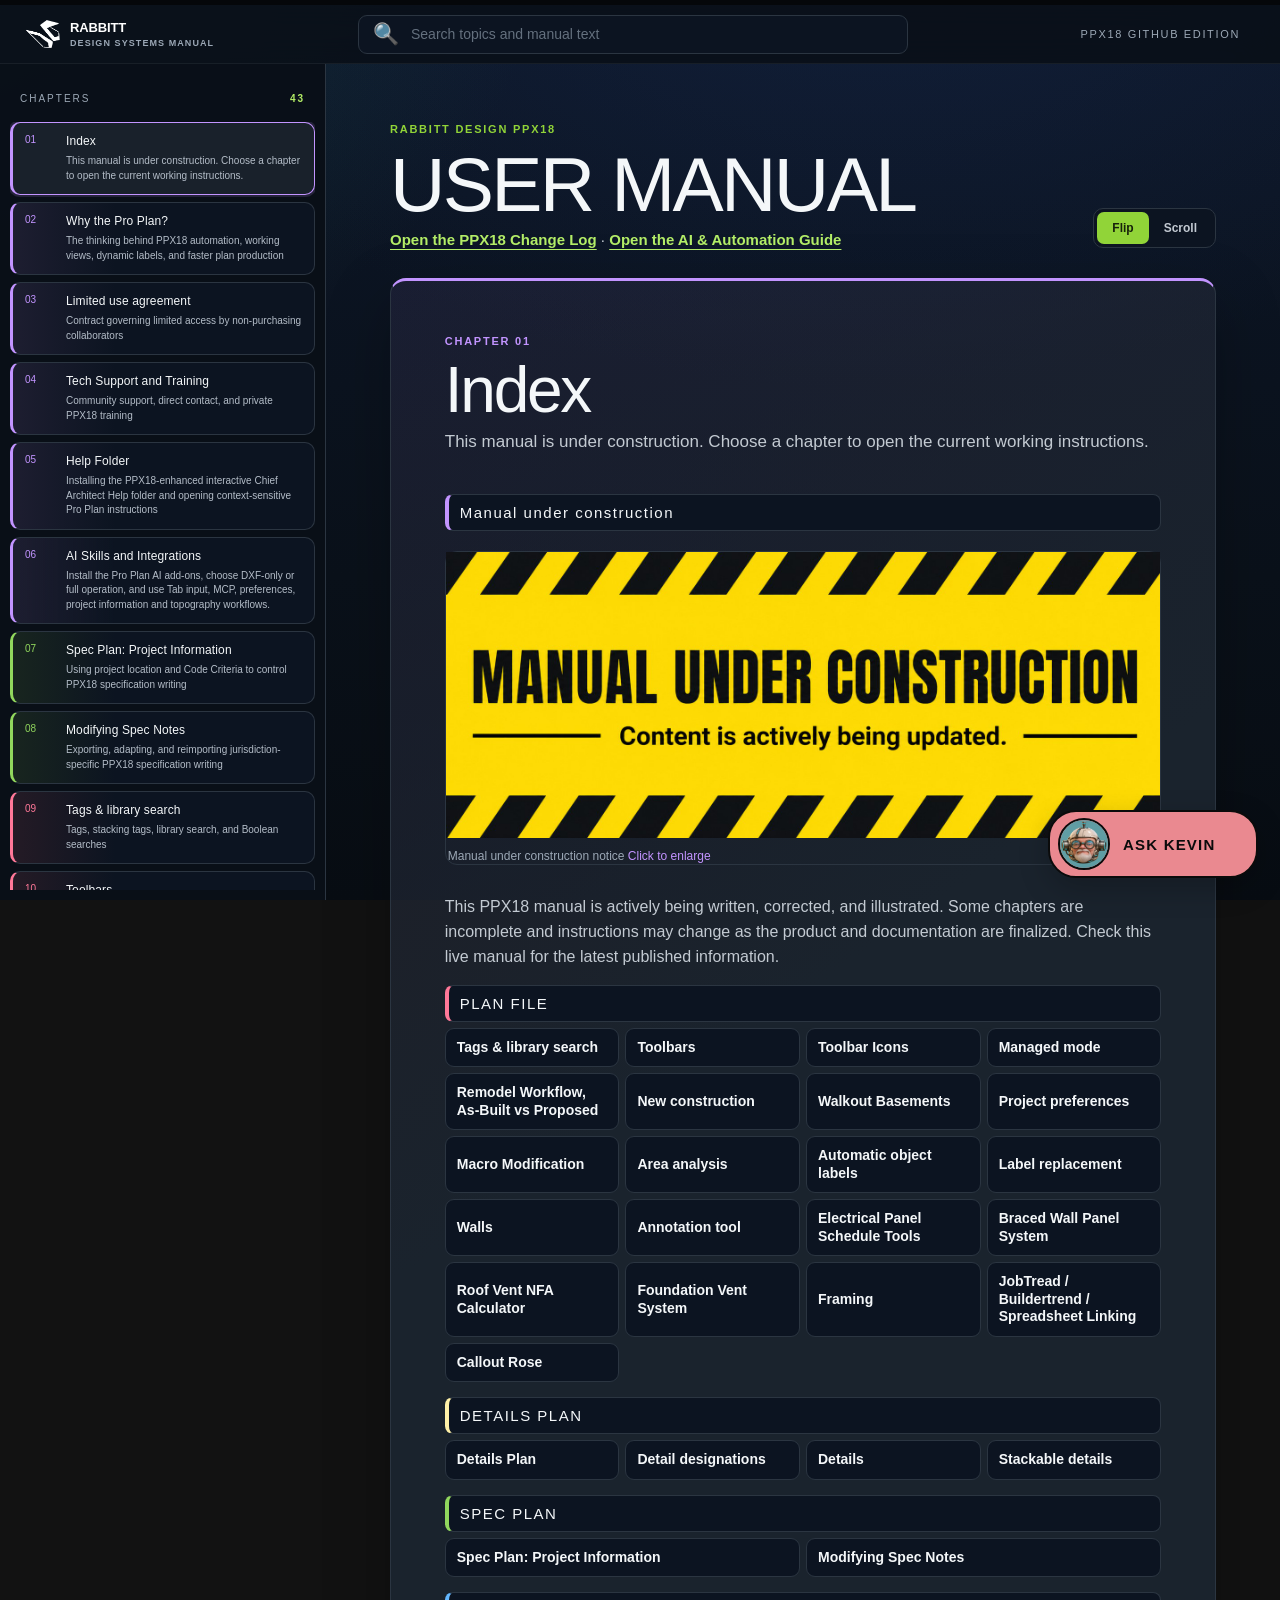
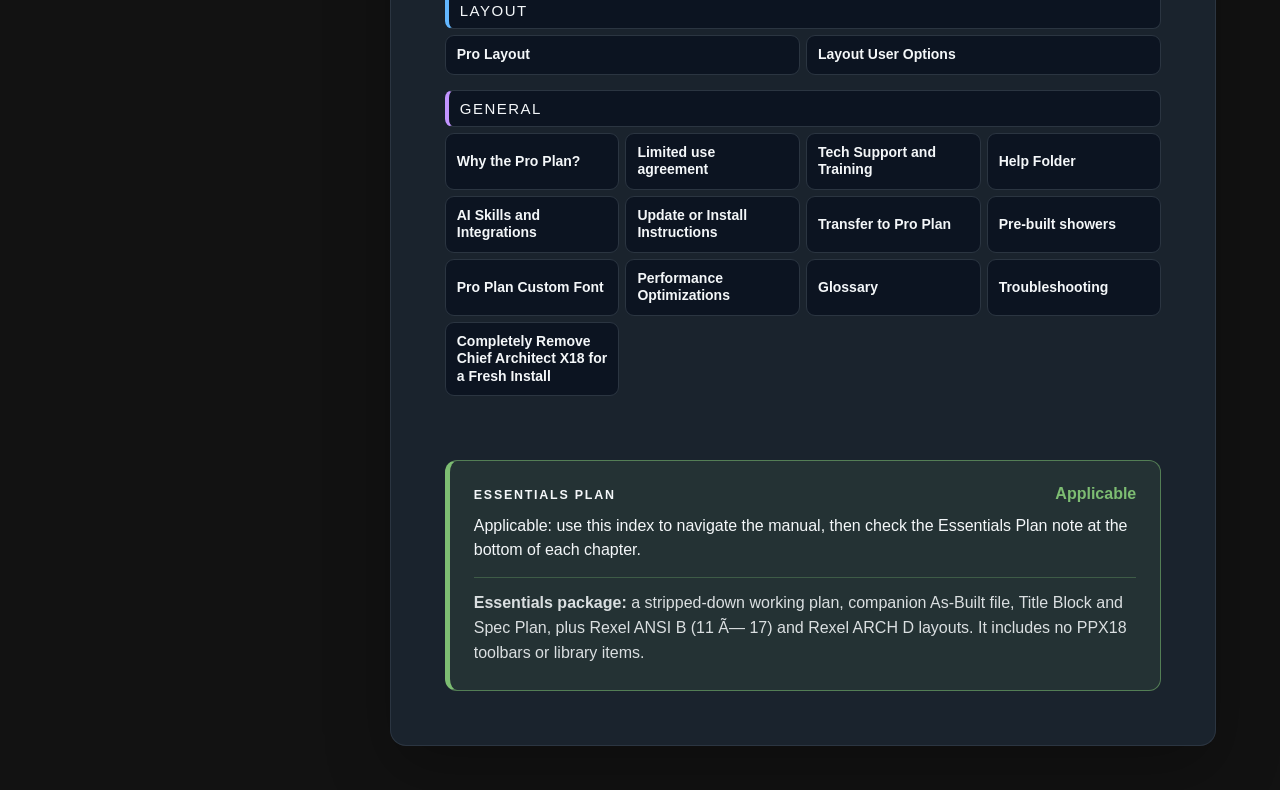
<file: index.html>
<!doctype html>
<html lang="en">
<head>
  <meta charset="utf-8">
  <meta name="viewport" content="width=device-width,initial-scale=1">
  <meta name="description" content="PPX18 manual by Rabbitt Design">
  <title>PPX18 Manual | Rabbitt Design</title>
  <link rel="icon" type="image/png" href="images/rabbitt-ears-logo.png">
  <meta http-equiv="Cache-Control" content="no-cache, no-store, must-revalidate">
  <link rel="stylesheet" href="styles.css?v=20261125-typography">
  <link rel="stylesheet" href="manual-theme-v4.css?v=20261125-typography">
  <link rel="stylesheet" href="kevin.css?v=ask-kevin-2">
</head>
<body>
  <header class="topbar">
    <button id="menu" class="menu" aria-label="Open chapters"></button>
    <a class="brand" href="#"><span><img src="images/rabbitt-ears-logo.png" alt="Rabbitt Design" style="width:36px;height:36px;object-fit:contain;display:block"></span><b>RABBITT<small>DESIGN SYSTEMS MANUAL</small></b></a>
    <label class="search"><span></span><input id="search" type="search" placeholder="Search topics and manual text" aria-label="Search topics and manual text"></label>
    <div class="status">PPX18  GITHUB EDITION</div>
  </header>
  <aside id="rail" class="rail"><div class="rail-title"><span>CHAPTERS</span><b id="count"></b></div><nav id="nav"></nav></aside>
  <main class="workspace">
    <section class="workspace-head"><div><small>RABBITT DESIGN  PPX18</small><h1>USER MANUAL</h1><p><a class="change-log-link" href="https://renerabbitt.github.io/ppx18-manual/changelog/">Open the PPX18 Change Log</a> · <a class="change-log-link" href="https://renerabbitt.github.io/ppx18-manual/ai/">Open the AI &amp; Automation Guide</a></p></div><div class="toggle"><button id="flip" class="active">Flip</button><button id="scroll">Scroll</button></div></section>
    <section id="reader" class="reader"></section>
  </main>
  <dialog id="lightbox"><button aria-label="Close image"></button><img alt=""></dialog>
  <script>window.MANUAL_CHAPTERS=[];</script>
  <script src="manual-content-v3-1.js?v=20261102-toolbar-wide-only"></script>
  <script src="manual-content-v3-2.js?v=20260825-macro-modification"></script>
  <script src="manual-content-v3-3.js?v=20260825-macro-modification"></script>
  <script src="manual-content-v3-4.js?v=20260916-csv-lookup"></script>
  <script src="manual-content-v3-5.js?v=20260826-code-cycle-exception"></script>
  <script src="manual-content-v3-6.js?v=20261106-discord-troubleshooting"></script>
  <script src="manual-content-v3-7.js?v=20260829-clean-x18-uninstall"></script>
  <script src="manual-recovered-chapters.js?v=20260826-spec-notes"></script>
  <script src="manual-ai-skills.js?v=20261119-ai-after-help"></script>
  <script src="manual-app-v3.js?v=20261119-ai-skills-v1"></script>
  <script src="kevin.js?v=ask-kevin-2"></script>
</body>
</html>
</file>
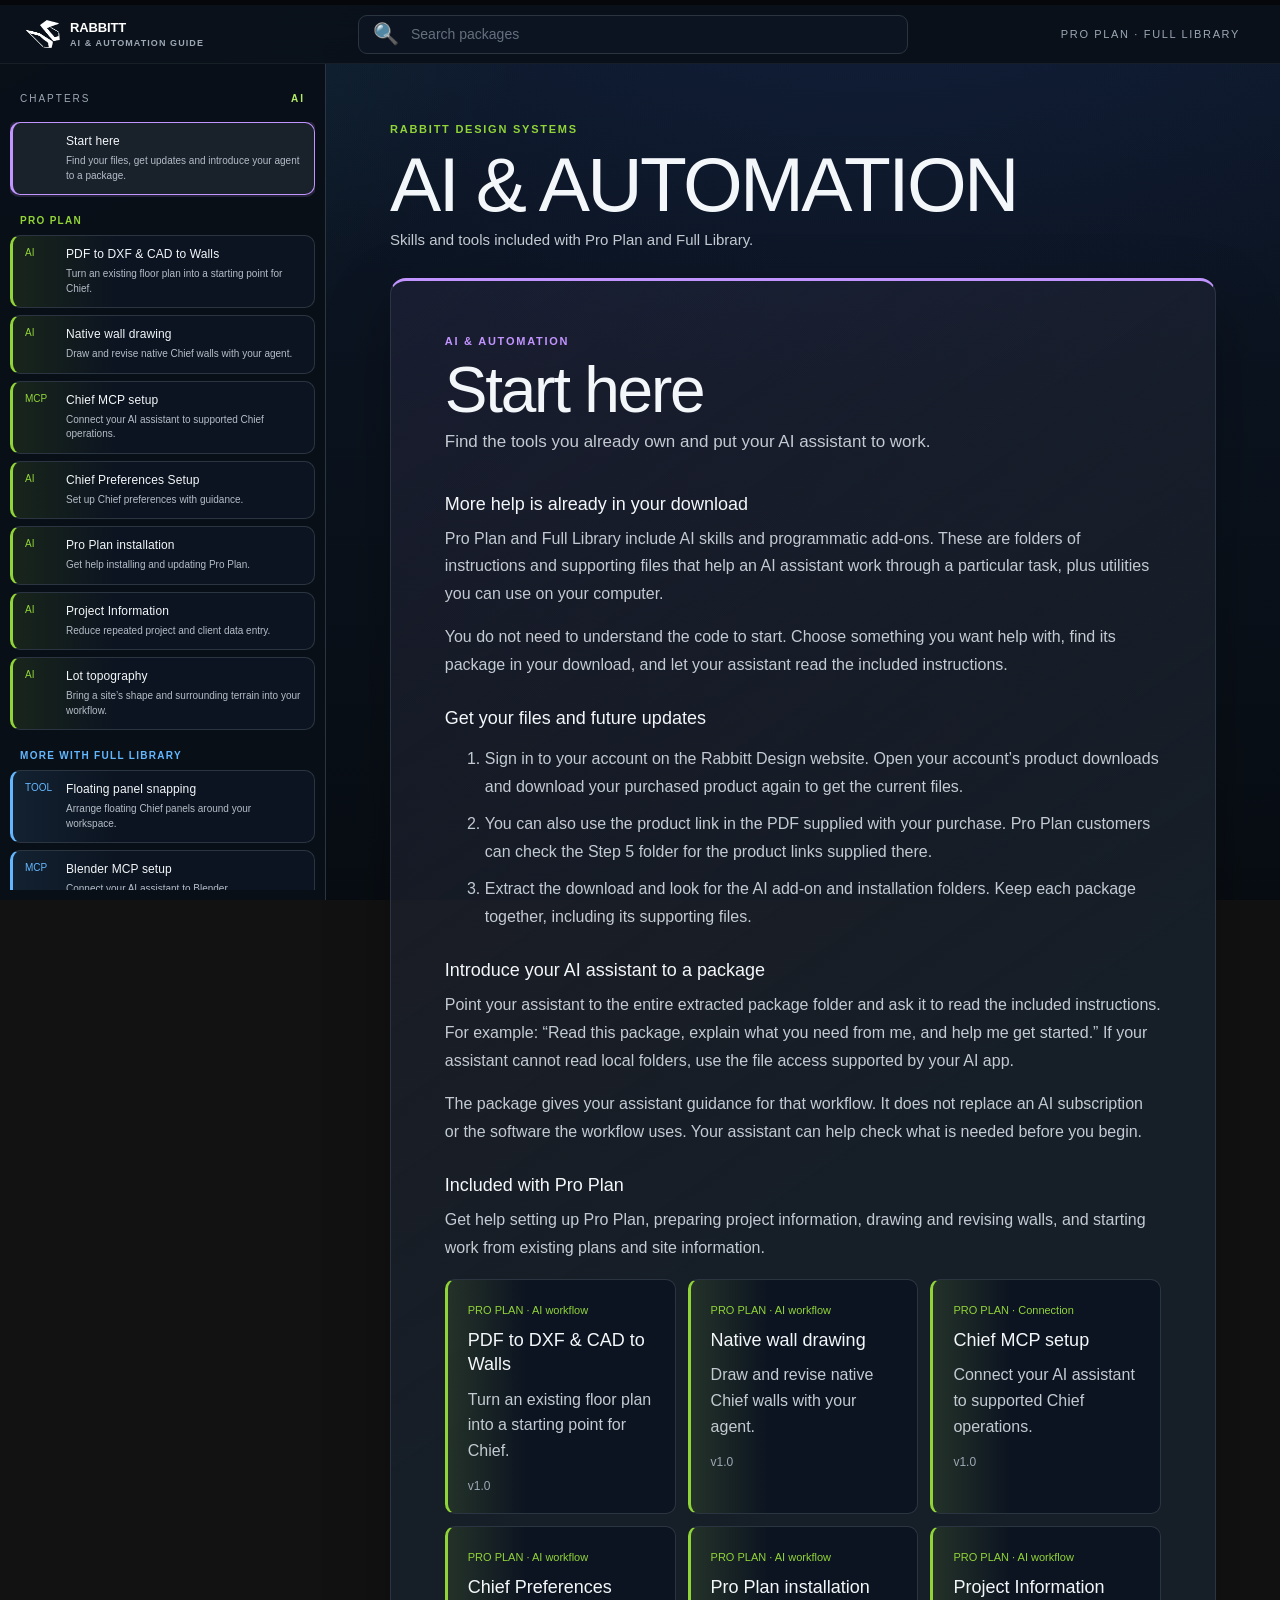
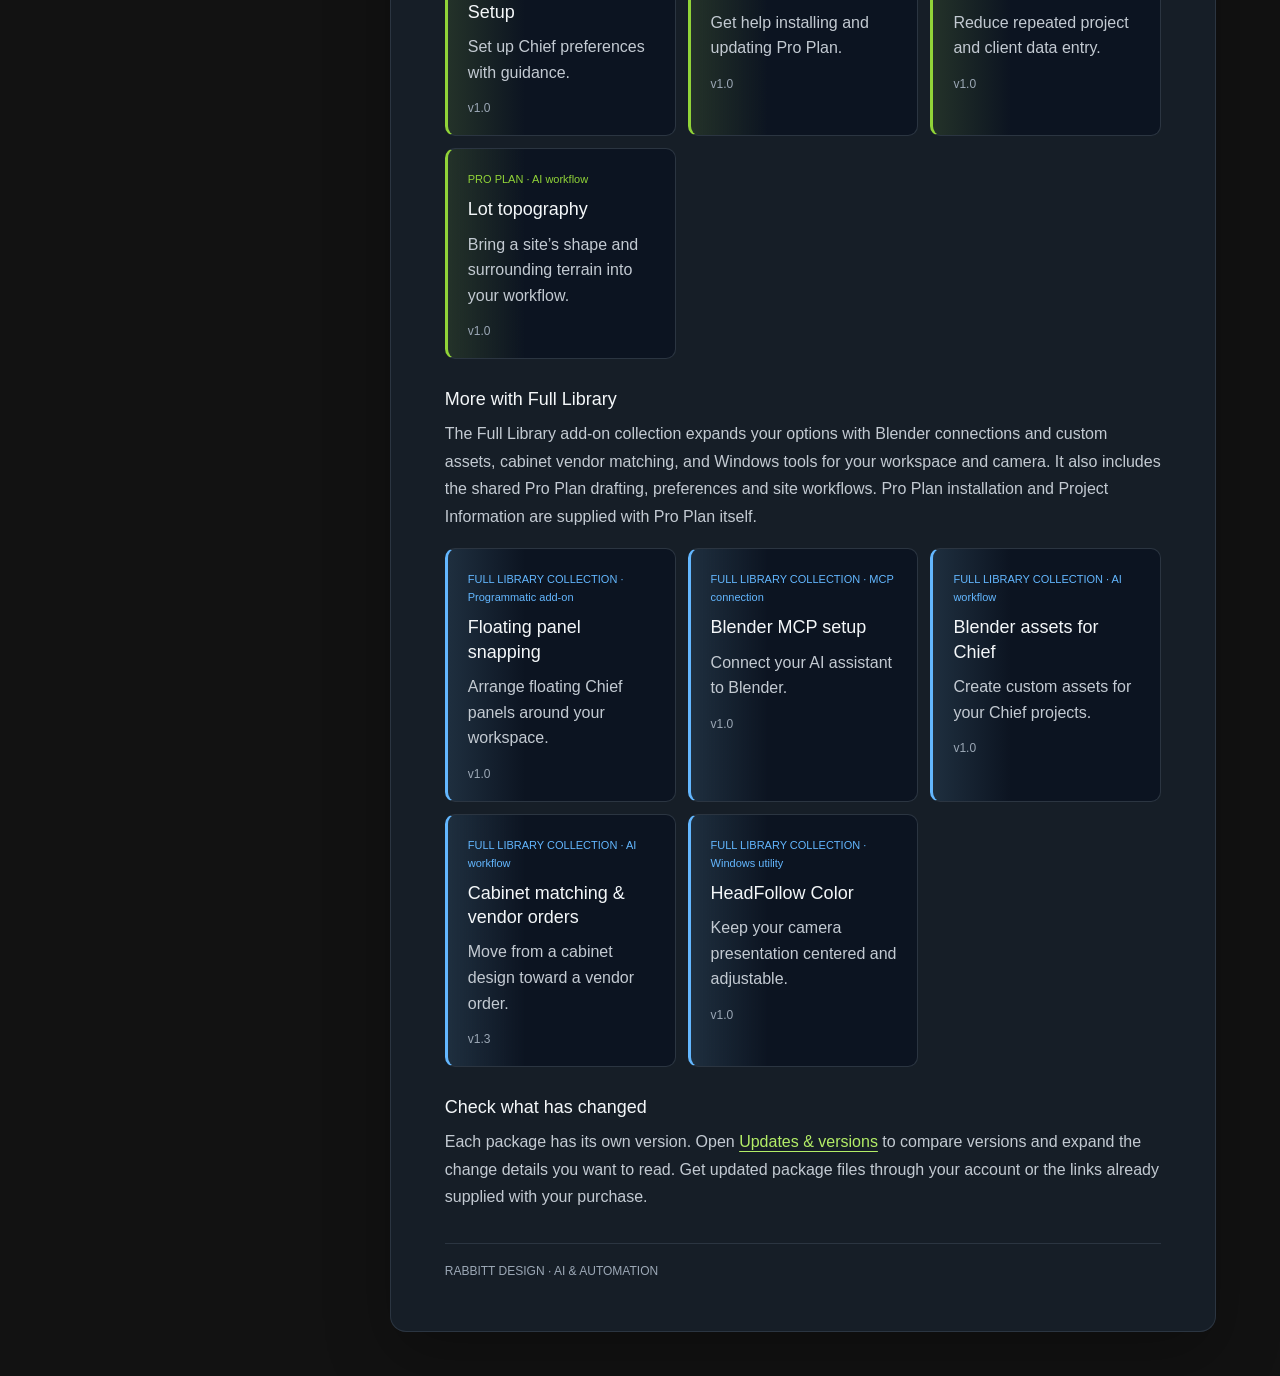
<file: ai/index.html>
<!doctype html>
<html lang="en"><head><meta charset="utf-8"><meta name="viewport" content="width=device-width,initial-scale=1"><meta name="description" content="Explore the AI skills and programmatic add-ons included with Rabbitt Design Pro Plan and Full Library."><title>AI & Automation | Rabbitt Design</title><link rel="stylesheet" href="manual-base.css?v=20261125-2"><link rel="stylesheet" href="manual-theme.css?v=20261125-2"><link rel="stylesheet" href="styles.css?v=20261125-typography"></head>
<body><a class="skip" href="#reader">Skip to chapter</a><header class="topbar"><button id="menu" class="menu" aria-label="Open chapters" aria-controls="rail" aria-expanded="false"></button><a class="brand" href="#overview"><span><img src="https://renerabbitt.github.io/ppx18-manual/images/rabbitt-ears-logo.png" alt="Rabbitt Design" style="width:36px;height:36px;object-fit:contain;display:block"></span><b>RABBITT<small>AI & AUTOMATION GUIDE</small></b></a><label class="search"><span></span><input id="search" type="search" placeholder="Search packages" aria-label="Search packages"></label><div class="status">PRO PLAN · FULL LIBRARY</div></header><aside id="rail" class="rail"><div class="rail-title"><span>CHAPTERS</span><b>AI</b></div><nav id="nav" aria-label="Chapters"></nav></aside><main class="workspace"><section class="workspace-head"><div><small>RABBITT DESIGN SYSTEMS</small><h1>AI & AUTOMATION</h1><p>Skills and tools included with Pro Plan and Full Library.</p></div></section><section id="reader" class="reader" tabindex="-1"></section></main><script src="packages.js?v=20261125-2"></script><script src="app.js?v=20261125-2"></script></body></html>
</file>
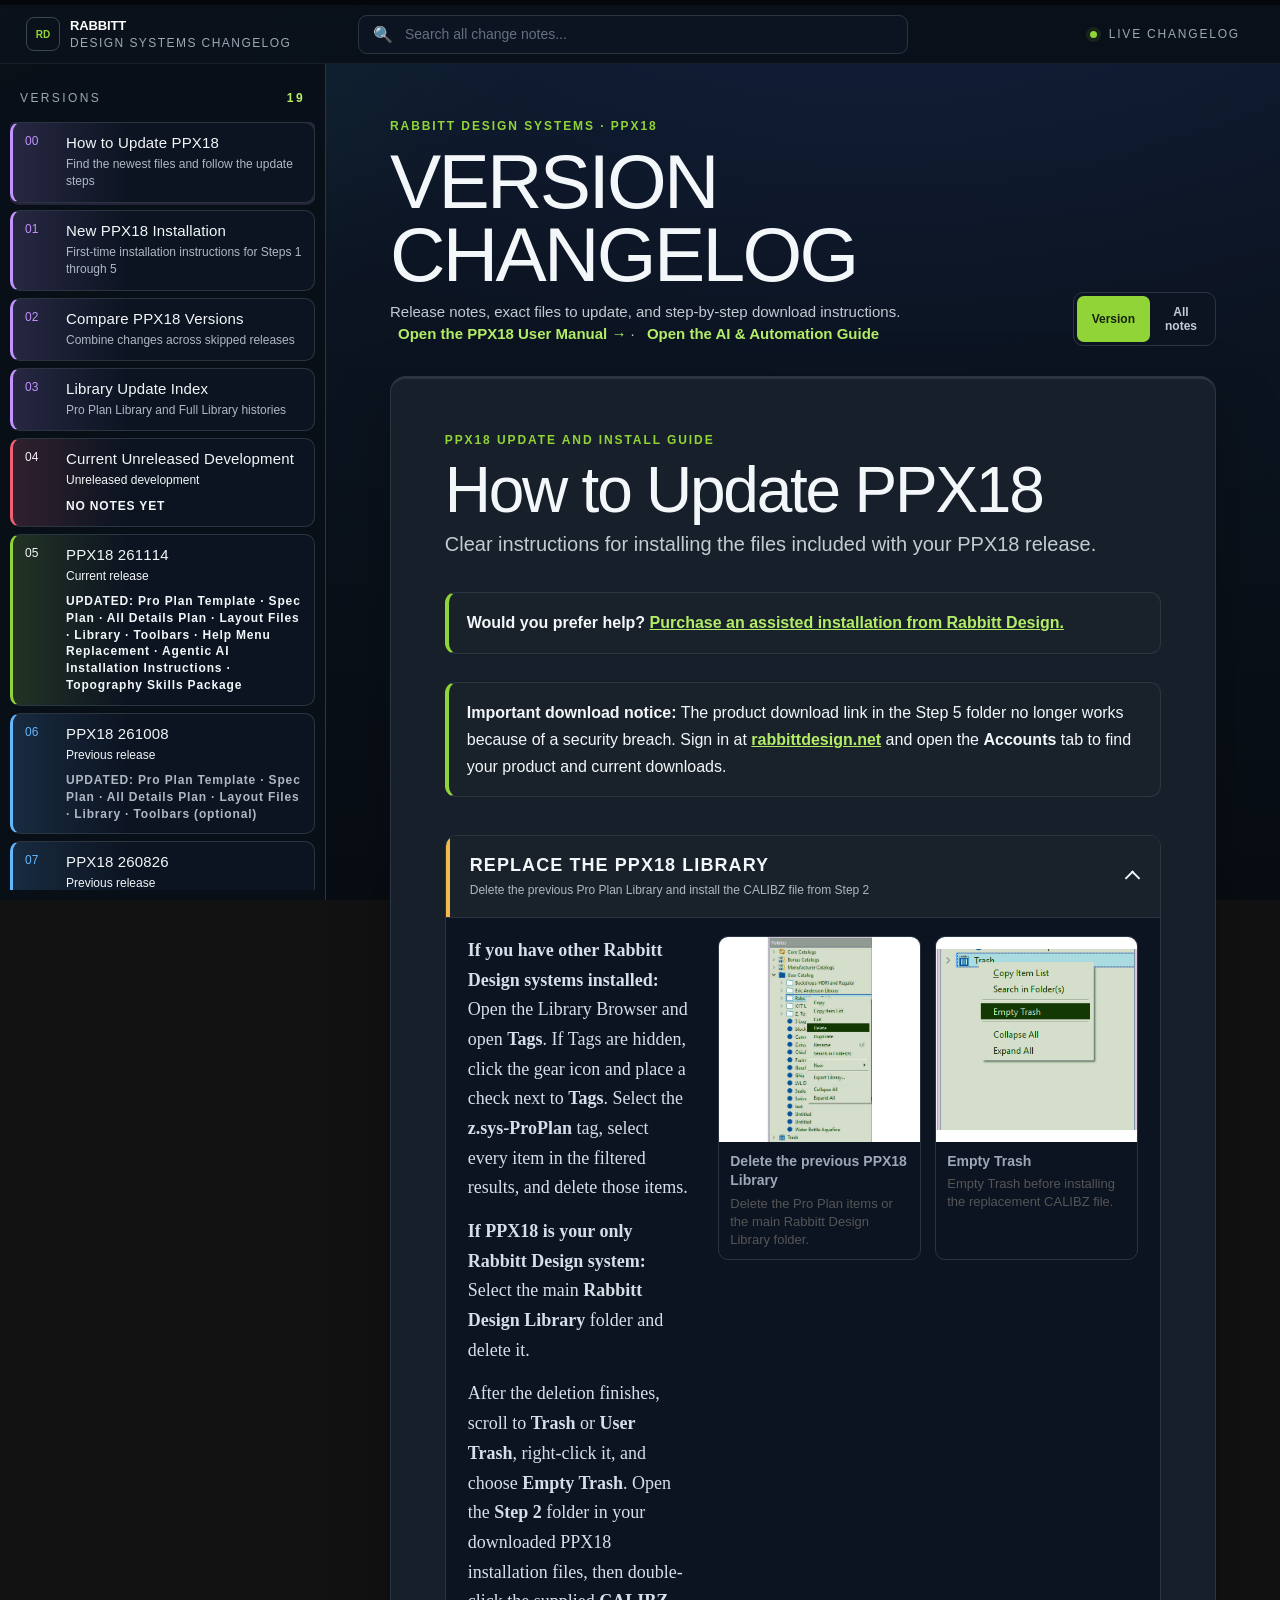
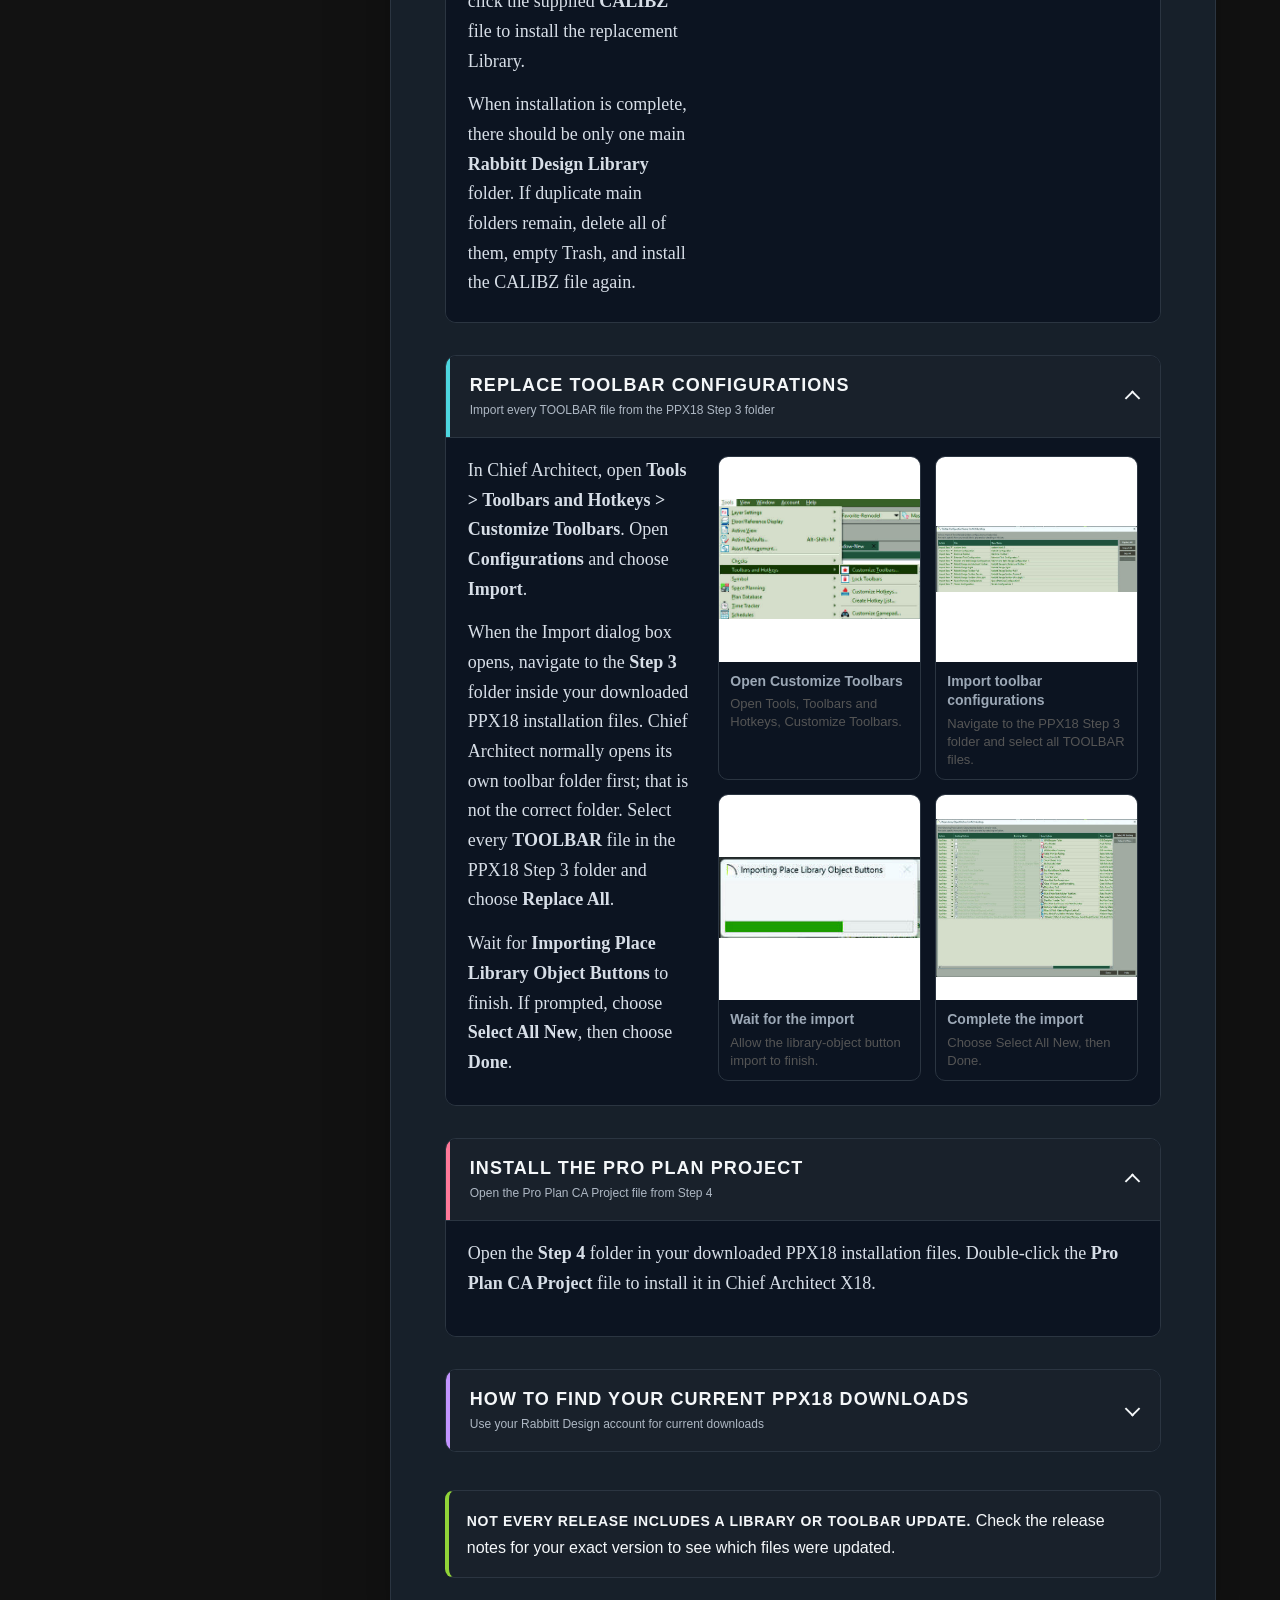
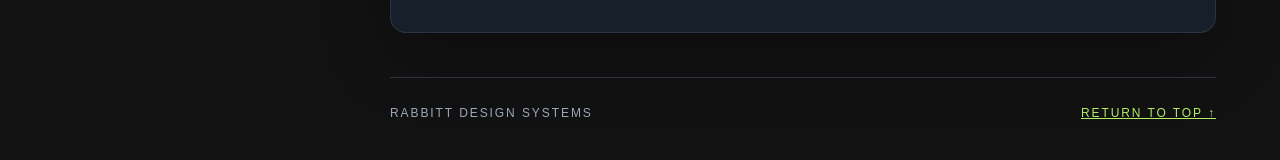
<file: changelog/index.html>
<!doctype html>
<html lang="en">
<head>
  <meta charset="utf-8">
  <meta name="viewport" content="width=device-width,initial-scale=1">
  <meta name="description" content="PPX18 searchable version changelog and update instructions from Rabbitt Design.">
  <title>PPX18 Changelog | Rabbitt Design</title>
  <link rel="stylesheet" href="../shared-design-system.css?v=1">
  <link rel="stylesheet" href="styles.css?v=20261125-typography">
  <link rel="stylesheet" href="changelog.css?v=3">
  <link rel="stylesheet" href="migration.css?v=1">
  <link rel="stylesheet" href="readability.css?v=13">
  <link rel="stylesheet" href="modern-dark.css?v=20260807f">
  <link rel="stylesheet" href="chapter-theme-dark-v5.css?v=20261125-typography">
</head>
<body>
  <header class="topbar">
    <button id="menu" class="menu" aria-label="Open versions">&#9776;</button>
    <a class="brand" href="#top"><span>RD</span><div><b>RABBITT</b><small>DESIGN SYSTEMS CHANGELOG</small></div></a>
    <label class="search"><span>&#128269;</span><input id="search" placeholder="Search all change notes..." aria-label="Search all change notes"></label>
    <span class="status"><i></i> LIVE CHANGELOG</span>
  </header>
  <aside id="rail" class="rail"><div class="rail-title"><span>VERSIONS</span><b id="count"></b></div><nav id="nav"></nav></aside>
  <main id="top" class="workspace">
    <section class="workspace-head"><div><small>RABBITT DESIGN SYSTEMS &middot; PPX18</small><h1>VERSION CHANGELOG</h1><p>Release notes, exact files to update, and step-by-step download instructions. <a class="manual-link" href="https://renerabbitt.github.io/ppx18-manual/" target="_blank" rel="noreferrer">Open the PPX18 User Manual &rarr;</a> · <a class="manual-link" href="https://renerabbitt.github.io/ppx18-manual/ai/">Open the AI &amp; Automation Guide</a></p></div><div class="toggle"><button id="chapter" class="active">Version</button><button id="all">All notes</button></div></section>
    <section id="reader" class="reader" aria-live="polite"></section>
    <footer><span>RABBITT DESIGN SYSTEMS</span><a href="#top">RETURN TO TOP &uarr;</a></footer>
  </main>
  <script src="release-image-1.js?v=1"></script>
  <script src="release-image-2.js?v=1"></script>
  <script src="release-image-3.js?v=1"></script>
  <script src="release-image-4.js?v=1"></script>
  <script src="release-image-5.js?v=1"></script>
  <script src="release-image-6.js?v=1"></script>
  <script src="release-image-7.js?v=1"></script>
  <script src="release-image-8.js?v=1"></script>
  <script src="release-patch.js?v=5"></script>
  <script src="release-260729-additions.js?v=1"></script>
  <script src="release-260807.js?v=1"></script>
  <script src="release-260812.js?v=1"></script>
  <script src="release-260825.js?v=2"></script>
  <script src="release-261008.js?v=2"></script>
  <script src="release-261114.js?v=2"></script>
  <script src="release-guidance.js?v=2"></script>
  <script src="release-guidance-260807.js?v=1"></script>
  <script src="release-guidance-260825.js?v=2"></script>
  <script src="release-guidance-261008.js?v=2"></script>
  <script src="new-installation-v1.js?v=6"></script>
  <script src="app.js?v=30"></script>
  <script src="update-guide-accordion-v4.js?v=6"></script>
  <script src="compare-manual-link.js?v=1"></script>
</body>
</html>
</file>
<file: styles.css>
:root{--black:#0b0b0b;--white:#fff;--gray:#b7b4ae;--pink:#ea8990;--paper:#f5f4f2;--line:#d9d7d3;--muted:#686662}*{box-sizing:border-box}html{scroll-behavior:smooth}body{margin:0;background:var(--paper);color:var(--black);font-family:var(--rd-font-interface,Arial,Helvetica,sans-serif)}button,input,a{font:inherit}.topbar{position:fixed;inset:0 0 auto;height:72px;z-index:50;background:var(--black);color:#fff;display:flex;align-items:center}.brand{height:72px;width:352px;padding:0 24px;display:flex;align-items:center;gap:14px;color:#fff;text-decoration:none;border-right:1px solid #303030}.brand>span{width:38px;height:38px;border:2px solid var(--pink);display:grid;place-items:center;font-size:12px;font-weight:900}.brand b{letter-spacing:.22em;font-size:14px}.brand small{display:block;color:var(--gray);letter-spacing:.18em;font-size:8px;margin-top:3px}.menu{display:none;border:0;background:none;color:#fff;font-size:20px}.search{width:min(500px,38vw);height:40px;display:flex;align-items:center;margin-left:24px;background:#1c1c1c;border:1px solid #3a3a3a}.search span{padding-left:14px;color:var(--gray);font-size:21px}.search input{min-width:0;flex:1;border:0;outline:0;color:#fff;background:transparent;padding:0 12px}.status{margin-left:auto;padding:0 22px;color:var(--gray);font-size:9px;letter-spacing:.15em}.rail{position:fixed;top:72px;bottom:0;left:0;width:352px;z-index:40;background:#171717;color:#fff;border-right:1px solid #333}.rail-title{height:62px;padding:0 24px;display:flex;align-items:center;justify-content:space-between;color:var(--gray);font-size:10px;letter-spacing:.2em;border-bottom:1px solid #333}.rail nav{height:calc(100% - 62px);overflow:auto;padding:10px 0 80px}.rail button{width:100%;color:#fff;border:0;background:transparent;display:grid;grid-template-columns:40px 1fr;gap:7px;text-align:left;padding:12px 20px 12px 24px;cursor:pointer;border-left:3px solid transparent}.rail button:hover,.rail button.active{background:#242424}.rail button.active{border-left-color:var(--pink)}.rail button>span{color:#777;font-size:9px}.rail strong{display:block;font-size:11px;letter-spacing:.08em;text-transform:uppercase}.rail small{display:block;color:#96938f;font-size:9px;line-height:1.35;margin-top:4px}.workspace{margin-left:352px;padding-top:72px;min-height:100vh}.workspace-head{padding:44px 5vw 28px;display:flex;align-items:flex-end;justify-content:space-between;gap:30px}.workspace-head small{color:#77746f;font-size:9px;letter-spacing:.18em}.workspace-head h1{margin:10px 0 6px;font-size:clamp(30px,4vw,60px);line-height:.95}.workspace-head p{margin:0;color:var(--muted);font-size:13px}.toggle{display:flex;border:1px solid var(--gray);padding:3px;background:#fff}.toggle button{border:0;background:transparent;padding:9px 15px;cursor:pointer;text-transform:uppercase;font-size:9px;letter-spacing:.12em}.toggle .active{background:var(--black);color:#fff}.reader{margin:0 5vw 44px}.chapter{background:#fff;border:1px solid var(--line);padding:46px clamp(24px,4vw,70px) 60px;scroll-margin-top:88px;box-shadow:0 20px 45px rgba(0,0,0,.05)}.chapter+.chapter{margin-top:30px}.chapter-kicker{color:#77736f;font-size:9px;font-weight:700;letter-spacing:.18em}.chapter h1{margin:12px 0 8px;font-size:clamp(34px,4.2vw,64px);line-height:.98;text-transform:uppercase;letter-spacing:-.045em}.deck{margin:0 0 38px;color:var(--muted);font-size:15px}.lesson{width:100%;min-width:0;display:grid;grid-template-columns:minmax(0,1.4fr) minmax(0,.6fr);gap:clamp(34px,5vw,78px);align-items:start}.prose{min-width:0}.prose h2{margin:38px 0 12px;padding-top:24px;border-top:1px solid var(--line);font-size:18px;text-transform:uppercase}.prose h2:first-child{margin-top:0}.prose h3{margin:23px 0 7px;font-size:13px;text-transform:uppercase;letter-spacing:.08em}.prose>p{margin:0 0 17px;font:16px/1.72 var(--rd-font-reading,Georgia,"Times New Roman",serif);color:#2b2a29}.step{display:grid;grid-template-columns:34px 1fr;gap:14px;margin:14px 0;padding:14px 16px;background:var(--paper);border-left:3px solid var(--pink)}.step b{color:#8d8984;font-size:9px;padding-top:4px}.step p{margin:0;font-size:14px;line-height:1.55}.chapter-link{display:block;width:100%;margin:10px 0;padding:12px 15px;border:0;background:var(--pink);font-size:10px;font-weight:800;text-align:left;text-transform:uppercase;cursor:pointer}.visual{width:100%;max-width:100%;min-width:0;position:sticky;top:90px;display:grid;gap:18px}.media,.placeholder{width:100%;max-width:100%;min-width:0;margin:0;overflow:hidden;border:1px solid var(--line);background:#fff}.media button{display:block;width:100%;padding:0;border:0;background:#fff;cursor:zoom-in}.media img{display:block;width:100%;height:auto}.media iframe{display:block;width:100%;max-width:100%;aspect-ratio:16/9;border:0}.media figcaption{padding:12px 14px;color:var(--muted);font-size:10px;line-height:1.4;text-transform:uppercase}.placeholder{min-height:260px;padding:24px;display:flex;flex-direction:column;justify-content:flex-end;border-style:dashed;background:#eeece9}.placeholder span{width:max-content;max-width:100%;padding:6px 8px;background:#111;color:#fff;font-size:8px}.placeholder strong,.placeholder p{max-width:100%;padding:8px;background:#fff;overflow-wrap:anywhere}.placeholder strong{margin-top:8px;font-size:14px;text-transform:uppercase}.placeholder p{margin:8px 0 0;font-size:11px}.icons{display:grid;gap:10px;margin-top:28px}.icon{display:grid;grid-template-columns:74px 1fr;gap:18px;align-items:center;padding:10px;border:1px solid var(--line);background:#faf9f7}.icon img{width:58px;height:58px;object-fit:contain}.icon h3{margin:0 0 5px;font-size:13px;text-transform:uppercase}.icon p{margin:0;font-size:12px;line-height:1.5}.index .lesson{grid-template-columns:1fr}.index .prose{display:grid;grid-template-columns:repeat(auto-fit,minmax(220px,1fr));gap:10px}.index .chapter-link{margin:0}dialog{max-width:none;width:100vw;height:100vh;border:0;padding:70px 3vw 40px;background:rgba(0,0,0,.94)}dialog img{display:block;max-width:100%;margin:auto;background:#fff}dialog button{position:fixed;top:18px;right:22px;width:44px;height:44px;background:#111;color:#fff;border:1px solid #777;font-size:28px}@media(max-width:1000px){.topbar{height:64px}.menu{display:block;width:54px}.brand{width:auto;min-width:200px;height:64px;padding:0 12px;border:0}.rail{top:64px;transform:translateX(-100%);transition:.2s}.rail.open{transform:none}.workspace{margin-left:0;padding-top:64px}.status{display:none}}@media(min-width:1001px) and (max-width:1250px),(max-width:800px){.lesson{grid-template-columns:1fr}.visual{position:static}}@media(max-width:650px){.brand small{display:none}.brand{min-width:140px}.search{width:auto;flex:1;margin:0 10px 0 0}.workspace-head{padding:30px 18px 20px;display:block}.toggle{margin-top:20px;width:max-content}.reader{margin:0 0 28px}.chapter{padding:30px 18px 40px;border-left:0;border-right:0}.rail{width:min(352px,88vw)}}.brand>span{width:46px;height:46px}.brand b{font-size:17px}.brand small{font-size:11px;letter-spacing:.14em}.search input{font-size:15px}.status{font-size:11px}.rail-title{font-size:12px}.rail button>span{font-size:12px}.rail strong{font-size:14px;line-height:1.25}.rail small{font-size:12px;line-height:1.45;margin-top:5px}.workspace-head small{font-size:11px}.workspace-head p{font-size:16px}.toggle button{font-size:12px}.chapter-kicker{font-size:11px}.deck{font-size:17px;line-height:1.5}.prose h2{margin:30px 0 10px;padding-top:0;border-top:0;font-size:19px;letter-spacing:.035em}.prose h3{font-size:16px;line-height:1.35}.prose>p{margin-bottom:16px;font-size:17px;line-height:1.72}.step{display:block;margin:8px 0 8px 1.35rem;padding:0 0 0 1rem;background:transparent;border-left:2px solid var(--gray)}.step b{display:none}.step p{font:16px/1.65 var(--rd-font-reading,Georgia,"Times New Roman",serif);color:#2b2a29}.chapter-link{font-size:13px}.media figcaption{font-size:12px}.icon h3{font-size:15px}.icon p{font-size:14px}.placeholder strong{font-size:16px}.placeholder p{font-size:14px}.rail button[data-category="pro-plan"]{background:#0b0b0b}.rail button[data-category="layout"]{background:#252525}.rail button[data-category="general"]{background:#3a3a3a}.rail button.active{filter:brightness(1.35)}.rail strong,.chapter h1{overflow-wrap:break-word}.index .prose{display:block}.index .prose>h2{margin:15px 0 6px;padding:9px 11px;color:#fff;font-size:15px;letter-spacing:.1em}.index .prose>h2[data-category="pro-plan"]{background:#0b0b0b}.index .prose>h2[data-category="layout"]{background:#252525}.index .prose>h2[data-category="general"]{background:#3a3a3a}.index .prose>p{margin-bottom:12px;font-size:16px;line-height:1.55}.index .index-link-group{display:grid;grid-template-columns:repeat(auto-fit,minmax(170px,1fr));gap:6px}.index .chapter-link,.index .chapter-link[data-category]{display:block;width:100%;min-height:0;margin:0;padding:10px 11px;border:1px solid #d9d7d3;background:#fff;color:#0b0b0b;font-size:14px;line-height:1.25}.index .chapter-link:hover{background:#f0efed}.media.toolbar-scale{width:140px;justify-self:start}.media.toolbar-scale button{padding:14px}.media.toolbar-scale img{width:auto;max-width:72px;max-height:72px;margin:auto;object-fit:contain}.media.toolbar-highlight button{height:auto;position:static;overflow:visible}.media.toolbar-highlight img{position:static;width:auto;max-width:100%;height:auto;left:auto;top:auto;object-fit:contain}.chapter.toolbar-icons .lesson{display:block}.chapter.toolbar-icons .icons{grid-template-rows:repeat(3,auto);grid-auto-flow:column;grid-auto-columns:92px;gap:8px;overflow-x:auto;padding:4px 2px 14px;scrollbar-color:var(--gray) transparent}.chapter.toolbar-icons .icon{display:block;min-height:102px;padding:8px 5px;text-align:center}.chapter.toolbar-icons .icon img{width:32px;height:32px;margin:0 auto 6px}.chapter.toolbar-icons .icon h3{margin:0;font-size:10px;line-height:1.2}.chapter.toolbar-icons .icon p{position:absolute;width:1px;height:1px;overflow:hidden;clip:rect(0,0,0,0)}@media(max-width:650px){.chapter.toolbar-icons .icons{grid-auto-columns:84px}.chapter.toolbar-icons .icon h3{font-size:9px}}.lesson:has(.full-media){grid-template-columns:1fr}.visual:has(.full-media){position:static}.media.full-media{width:100%;max-width:100%}.menu:empty::after{content:"\2630"}.search span:empty::after{content:"\1F50D"}dialog button:empty::after{content:"\00D7"}
</file>
<file: manual-theme-v4.css>
:root {
  --canvas: #080d13;
  --canvas-top: #0d1625;
  --panel: #161e27;
  --panel-soft: #19212b;
  --panel-deep: #0c1421;
  --stroke: #2b3541;
  --stroke-strong: #3b4756;
  --text: #f4f7f9;
  --text-soft: #c3cad2;
  --text-muted: #9ca8b6;
  --lime: #91d438;
  --lime-soft: #b3ed67;
  --plan: #ff7898;
  --details: #fff1a8;
  --spec: #91d75d;
  --layout: #63b7ff;
  --general: #c294ff;
  color-scheme: dark;
}

* { scrollbar-color: #5c6672 var(--panel-deep); }
body {
  background:
    radial-gradient(ellipse 54rem 38rem at -7% -3%, rgba(47, 104, 84, .38) 0%, rgba(25, 71, 69, .2) 44%, transparent 72%),
    radial-gradient(ellipse 70rem 46rem at 68% -14%, rgba(24, 43, 82, .45) 0%, transparent 70%),
    linear-gradient(180deg, #0d1729 0%, #0a111a 36rem, var(--canvas) 100%);
  background-attachment: fixed;
  color: var(--text);
  font-family: Inter, ui-sans-serif, -apple-system, BlinkMacSystemFont, "Segoe UI", Arial, sans-serif;
}
button, input, a { font-family: inherit; }

.topbar {
  height: 64px;
  padding: 0 18px;
  background: rgba(10, 16, 25, .94);
  border-top: 5px solid #05070a;
  border-bottom: 1px solid rgba(255,255,255,.06);
  backdrop-filter: blur(18px);
}
.brand {
  width: 326px;
  height: 59px;
  padding: 0 8px;
  border: 0;
  gap: 10px;
}
.brand > span { width: 34px; height: 34px; border: 0; }
.brand > span img { width: 34px !important; height: 34px !important; }
.brand b { font-size: 13px; letter-spacing: -.01em; }
.brand small { color: var(--text-muted); font-size: 9px; letter-spacing: .12em; }
.search {
  width: min(560px, 43vw);
  height: 39px;
  margin-left: 14px;
  border: 1px solid var(--stroke);
  border-radius: 9px;
  background: var(--panel-deep);
}
.search:focus-within { border-color: var(--lime); box-shadow: 0 0 0 3px rgba(145,212,56,.12); }
.search span { color: var(--text-muted); }
.search input { color: var(--text); font-size: 14px; }
.search input::placeholder { color: #64707e; }
.search { position: relative; }
.search-results {
  position: absolute;
  z-index: 100;
  top: calc(100% + 10px);
  left: 0;
  width: min(680px, 82vw);
  max-height: min(70vh, 620px);
  padding: 8px;
  overflow-y: auto;
  border: 1px solid var(--stroke-strong);
  border-radius: 10px;
  background: rgba(10, 16, 24, .99);
  box-shadow: 0 22px 60px rgba(0,0,0,.55);
}
.search-results[hidden] { display: none; }
.search-results button {
  display: block;
  width: 100%;
  padding: 12px 14px;
  color: var(--text);
  text-align: left;
  border: 0;
  border-bottom: 1px solid var(--stroke);
  background: transparent;
  cursor: pointer;
}
.search-results button:last-child { border-bottom: 0; }
.search-results button:hover,
.search-results button:focus { background: var(--panel-soft); outline: 1px solid var(--lime); }
.search-results strong { display: block; font-size: 14px; }
.search-results small { display: block; margin-top: 4px; color: var(--text-muted); font-size: 12px; line-height: 1.4; }
.search-results p { margin: 0; padding: 16px; color: var(--text-muted); }
.status { color: var(--text-muted); }

.rail {
  top: 64px;
  width: 326px;
  padding: 10px;
  background: rgba(10, 16, 24, .98);
  border-right: 1px solid var(--stroke);
}
.rail-title {
  height: 48px;
  padding: 0 10px;
  border: 0;
  color: var(--text-muted);
  font-size: 10px;
}
.rail-title b { color: var(--lime-soft); }
.rail nav { height: calc(100% - 48px); padding: 0 0 60px; }
.rail button {
  width: 100%;
  margin: 0 0 7px;
  padding: 11px 12px;
  grid-template-columns: 34px 1fr;
  gap: 7px;
  color: var(--text) !important;
  background: linear-gradient(90deg, rgba(var(--category-rgb),.11), var(--panel-deep) 34%) !important;
  border: 1px solid var(--stroke);
  border-left: 3px solid var(--category, var(--stroke-strong));
  border-radius: 10px;
}
[data-category="pro-plan"] { --category: var(--plan); --category-rgb: 255,120,152; }
[data-category="details-plan"] { --category: var(--details); --category-rgb: 255,241,168; }
[data-category="spec-plan"] { --category: var(--spec); --category-rgb: 145,215,93; }
[data-category="layout"] { --category: var(--layout); --category-rgb: 99,183,255; }
[data-category="general"] { --category: var(--general); --category-rgb: 194,148,255; }
.rail button:hover { border-color: #4b5868; transform: translateX(2px); }
.rail button.active { filter: none; background: var(--panel-soft) !important; border-color: var(--category); box-shadow: 0 0 0 2px color-mix(in srgb, var(--category) 15%, transparent); }
.rail button > span { color: var(--category, var(--text-muted)) !important; font-size: 10px; font-weight: 800; }
.rail strong { color: var(--text) !important; font-size: 12px; letter-spacing: .01em; text-transform: none; }
.rail small { color: #b4bdc8 !important; font-size: 10px; }

.workspace { margin-left: 326px; padding-top: 64px; }
.workspace-head {
  min-height: 214px;
  padding: 52px clamp(24px, 5vw, 74px) 30px;
  align-items: end;
}
.workspace-head small, .chapter-kicker { color: var(--lime); font-weight: 800; letter-spacing: .16em; }
.workspace-head h1 { margin: 11px 0 10px; color: var(--text); font-size: clamp(42px, 6vw, 78px); letter-spacing: -.055em; }
.workspace-head p { color: var(--text-soft); font-size: 15px; }
.change-log-link {
  color: var(--lime-soft);
  font-weight: 750;
  text-decoration-thickness: 1px;
  text-underline-offset: 4px;
}
.change-log-link:hover { color: var(--text); }
.toggle {
  padding: 3px;
  border: 1px solid var(--stroke);
  border-radius: 10px;
  background: var(--panel-deep);
}
.toggle button { color: var(--text-soft); border-radius: 7px; text-transform: none; letter-spacing: 0; font-size: 12px; font-weight: 700; }
.toggle .active { background: var(--lime); color: #17230b; }

.reader { margin: 0 clamp(18px, 5vw, 74px) 44px; }
.chapter {
  padding: clamp(28px, 4.2vw, 58px);
  color: var(--text);
  background: linear-gradient(145deg, rgba(var(--category-rgb),.07), var(--panel) 38%);
  border: 1px solid var(--stroke);
  border-top: 3px solid var(--category);
  border-radius: 16px;
  box-shadow: 0 24px 65px rgba(0,0,0,.26);
}
.chapter.index {
  background: linear-gradient(145deg, rgba(194,148,255,.075), #1a232d 38%);
}
.chapter-kicker { color: var(--category); }
.chapter h1 { color: var(--text); text-transform: none; font-size: clamp(38px, 5vw, 68px); }
.deck { color: var(--text-soft); font-size: 17px; line-height: 1.55; }
.prose h2 { color: var(--text); border-top-color: var(--stroke); font-size: 18px; letter-spacing: .01em; text-transform: none; }
.prose h3 { color: var(--text); }
.prose > p, .step p { color: var(--text-soft); font-family: inherit; font-size: 16px; line-height: 1.72; }
.step {
  margin: 10px 0;
  padding: 14px 16px;
  background: var(--panel-soft);
  border: 1px solid var(--stroke);
  border-left: 3px solid var(--category);
  border-radius: 9px;
}
.step b { color: var(--category); }
.prose .step {
  display: list-item;
  list-style: disc outside;
  margin: 8px 0 8px 1.7rem;
  padding: 0 0 0 .15rem;
  background: transparent;
  border: 0;
  border-radius: 0;
}
.prose .step::marker { color: var(--category); font-size: 1.05em; }
.prose .step p { margin: 0; color: var(--text-soft) !important; font: 16px/1.65 inherit; }
.prose .step b { display: none; }
.chapter-link {
  border: 1px solid var(--stroke);
  border-radius: 999px;
  background: var(--lime);
  color: #162208;
  text-transform: none;
  letter-spacing: 0;
}
.chapter-link:hover { background: var(--lime-soft); }
.visual { top: 80px; }

/* Shared media system: every chapter uses the same in-reading-flow rules. */
.lesson,
.lesson:has(.full-media) {
  display: block;
}

.prose {
  width: 100%;
  max-width: none;
}

.prose .media {
  width: max-content;
  max-width: 100%;
  margin: 20px 0 30px;
  overflow: visible;
  background: transparent;
}

.prose .media button,
.media.toolbar-highlight button {
  display: block;
  width: auto;
  max-width: 100%;
  height: auto;
  padding: 0;
  position: static;
  overflow: visible;
  background: transparent;
}

.prose .media img,
.media.toolbar-highlight img {
  display: block;
  position: static;
  left: auto;
  top: auto;
  width: auto;
  max-width: min(100%, 920px);
  height: auto;
  max-height: none;
  object-fit: contain;
}

.prose .inline-screen-media,
.prose .video-media {
  width: min(100%, 920px);
}

.prose .inline-screen-media button {
  width: 100%;
}

.prose .inline-screen-media img {
  margin: 0 auto;
}

.prose .inline-toolbar-media {
  width: max-content;
  max-width: min(100%, 520px);
}

.prose .inline-toolbar-media img {
  max-width: min(100%, 520px);
}

.prose .inline-icon-media,
.media.toolbar-scale {
  width: max-content;
  max-width: 120px;
  border: 0;
}

.prose .inline-icon-media button,
.media.toolbar-scale button {
  padding: 8px;
  border: 1px solid var(--line);
  border-radius: 8px;
}

.prose .inline-icon-media img,
.media.toolbar-scale img {
  width: auto;
  max-width: 64px;
  max-height: 64px;
  margin: auto;
  object-fit: contain;
  image-rendering: auto;
}

.prose .media figcaption {
  max-width: 920px;
  padding: 10px 2px 0;
  text-transform: none;
}

.prose .media figcaption span {
  color: var(--category, var(--pink));
  white-space: nowrap;
}

.inline-tool-icon {
  display: inline-grid;
  place-items: center;
  width: 42px;
  height: 42px;
  margin: -10px 6px -12px 10px;
  padding: 3px;
  vertical-align: middle;
  border: 1px solid var(--line);
  border-radius: 7px;
  background: #fff;
  cursor: zoom-in;
}

.inline-tool-icon img {
  display: block;
  width: 32px;
  height: 32px;
  object-fit: contain;
}

.video-media iframe {
  display: block;
  width: min(100%, 920px);
  aspect-ratio: 16/9;
  border: 0;
}

/* Toolbar catalog: compact icon field with one persistent description panel. */
.chapter.toolbar-icons .tool-catalog {
  display: grid;
  grid-template-columns: minmax(0, 1fr) minmax(260px, 340px);
  gap: 24px;
  align-items: start;
  margin-top: 24px;
}

.chapter.toolbar-icons .tool-grid {
  display: grid;
  grid-template-columns: repeat(auto-fill, minmax(72px, 1fr));
  gap: 8px;
}

.chapter.toolbar-icons .tool-tile {
  min-width: 0;
  min-height: 78px;
  padding: 8px 5px;
  border: 1px solid var(--line);
  border-radius: 8px;
  background: rgba(255,255,255,.64);
  color: inherit;
  cursor: pointer;
}

.chapter.toolbar-icons .tool-tile:hover,
.chapter.toolbar-icons .tool-tile.active {
  border-color: var(--category, var(--pink));
  box-shadow: 0 0 0 2px color-mix(in srgb, var(--category, var(--pink)) 28%, transparent);
}

.chapter.toolbar-icons .tool-tile img {
  display: block;
  width: 38px;
  height: 38px;
  margin: 0 auto 5px;
  object-fit: contain;
}

.chapter.toolbar-icons .tool-tile span {
  display: block;
  overflow: hidden;
  color: inherit;
  font-size: 10px;
  font-weight: 700;
  line-height: 1.15;
  text-overflow: ellipsis;
}

.chapter.toolbar-icons .tool-detail {
  position: sticky;
  top: 90px;
  padding: 22px;
  border: 1px solid var(--line);
  border-left: 4px solid var(--category, var(--pink));
  border-radius: 10px;
  background: rgba(255,255,255,.82);
}

.chapter.toolbar-icons .tool-detail > img {
  display: block;
  width: 72px;
  height: 72px;
  margin-bottom: 14px;
  object-fit: contain;
}

.chapter.toolbar-icons .tool-detail h2 {
  margin: 4px 0 10px;
  padding: 0;
  border: 0;
  text-transform: none;
}

.chapter.toolbar-icons .tool-source {
  margin: 0;
  color: var(--muted);
  font: 11px/1.35 Arial, sans-serif;
  letter-spacing: .08em;
  text-transform: uppercase;
}

.chapter.toolbar-icons .tool-detail > p:not(.tool-source) {
  margin: 0 0 16px;
  font: 16px/1.55 Georgia, serif;
}

.chapter.toolbar-icons .tool-detail dl,
.chapter.toolbar-icons .tool-detail dl div {
  margin: 0;
}

.chapter.toolbar-icons .tool-detail dl div {
  padding: 10px 0;
  border-top: 1px solid var(--line);
}

.chapter.toolbar-icons .tool-detail dt {
  color: var(--muted);
  font-size: 10px;
  font-weight: 700;
  letter-spacing: .08em;
  text-transform: uppercase;
}

.chapter.toolbar-icons .tool-detail dd {
  margin: 3px 0 0;
  font-size: 14px;
}

@media (max-width: 850px) {
  .chapter.toolbar-icons .tool-catalog { grid-template-columns: 1fr; }
  .chapter.toolbar-icons .tool-detail { position: static; grid-row: 1; }
}
.media, .placeholder, .icon {
  color: var(--text);
  border-color: var(--stroke);
  border-radius: 12px;
  background: var(--panel-deep);
}
.media button { background: var(--panel-deep); }
.media figcaption { color: var(--text-muted); text-transform: none; }
.placeholder { background: var(--panel-deep); }
.placeholder span { background: var(--category); color: #0c1117; }
.placeholder strong, .placeholder p { background: transparent; color: var(--text-soft); }
.icon { background: var(--panel-deep); }
.icon p { color: var(--text-muted); }
.index .prose > h2 {
  color: var(--text) !important;
  background: var(--panel-deep) !important;
  border: 1px solid var(--stroke) !important;
  border-left: 4px solid var(--category) !important;
  border-radius: 8px;
}
.index .chapter-link, .index .chapter-link[data-category] {
  color: var(--text) !important;
  background: var(--panel-deep) !important;
  border-color: var(--stroke);
  border-radius: 9px;
  text-transform: none;
  letter-spacing: 0;
}
.index .chapter-link:hover { border-color: var(--lime); background: var(--panel-soft) !important; }
dialog { background: rgba(3,6,10,.94); }
dialog button { border-radius: 999px; background: var(--panel); border-color: var(--stroke); }

@media (max-width: 1000px) {
  .topbar { height: 60px; padding: 0 8px; }
  .brand { height: 55px; min-width: 185px; }
  .rail { top: 60px; }
  .workspace { margin-left: 0; padding-top: 60px; }
}
@media (max-width: 650px) {
  .brand { min-width: 52px; }
  .brand b { display: none; }
  .search { margin-right: 4px; }
  .workspace-head { min-height: 0; padding: 34px 18px 22px; }
  .workspace-head h1 { font-size: 43px; }
  .reader { margin: 0 10px 28px; }
  .chapter { padding: 26px 18px 34px; border: 1px solid var(--stroke); border-top: 3px solid var(--category); border-radius: 13px; }
  .rail { width: min(326px, 90vw); }
}

/* Permanent media invariant: chapter screenshots must never be cropped. */
.chapter .media,
.chapter .media button {
  height: auto !important;
  max-height: none !important;
  overflow: visible !important;
  clip: auto !important;
  clip-path: none !important;
}
.chapter .media img {
  position: static !important;
  inset: auto !important;
  width: auto !important;
  max-width: 100% !important;
  height: auto !important;
  max-height: none !important;
  object-fit: contain !important;
  object-position: center !important;
  transform: none !important;
  clip: auto !important;
  clip-path: none !important;
}


/* Shared Essentials Plan compatibility footer: one source of truth for every chapter. */
.essentials-compat{
  --essentials-accent:#7dbd72;
  margin:clamp(2.25rem,5vw,4.5rem) 0 0;
  padding:clamp(1rem,2.2vw,1.5rem);
  border:1px solid color-mix(in srgb,var(--essentials-accent) 55%,transparent);
  border-left:5px solid var(--essentials-accent);
  border-radius:12px;
  background:color-mix(in srgb,var(--essentials-accent) 10%,transparent);
  color:inherit;
}
.essentials-heading{
  display:flex;
  align-items:baseline;
  justify-content:space-between;
  gap:1rem;
  margin-bottom:.65rem;
}
.essentials-heading span{
  font-family:Arial,sans-serif;
  font-size:.78rem;
  font-weight:800;
  letter-spacing:.14em;
}
.essentials-heading strong{
  color:var(--essentials-accent);
  font-family:Arial,sans-serif;
  font-size:1rem;
}
.essentials-compat p{
  max-width:none;
  margin:.45rem 0 0;
  color:inherit;
  font-size:1rem;
  line-height:1.55;
}
.essentials-scope{
  margin-top:.85rem!important;
  padding-top:.85rem;
  border-top:1px solid color-mix(in srgb,var(--essentials-accent) 35%,transparent);
  opacity:.88;
}
.essentials-partial{--essentials-accent:#d2a640}
.essentials-excluded{--essentials-accent:#cf6c73}
@media(max-width:620px){
  .essentials-heading{align-items:flex-start;flex-direction:column;gap:.25rem}
}


/* Toolbar catalog contrast repair */
.chapter.toolbar-icons .tool-tile {
  color: #111 !important;
}
.chapter.toolbar-icons .tool-detail {
  background: #f1f1ef;
  color: #111;
}
.chapter.toolbar-icons .tool-detail h2,
.chapter.toolbar-icons .tool-detail > p:not(.tool-source),
.chapter.toolbar-icons .tool-detail dd {
  color: #111;
}
.chapter.toolbar-icons .tool-source,
.chapter.toolbar-icons .tool-detail dt {
  color: #4e4e4e;
}


/* Toolbar catalog groups */
.chapter.toolbar-icons .tool-grid {
  display: flex;
  flex-direction: column;
  gap: 28px;
}
.chapter.toolbar-icons .tool-group {
  min-width: 0;
}
.chapter.toolbar-icons .tool-group-heading {
  margin: 0 0 10px;
  padding: 12px 14px;
  border-left: 4px solid var(--category, var(--pink));
  border-radius: 8px;
  background: var(--panel-deep);
}
.chapter.toolbar-icons .tool-group-heading h3 {
  margin: 0;
  color: var(--text);
  font: 700 17px/1.25 Arial, sans-serif;
  text-transform: none;
}
.chapter.toolbar-icons .tool-group-heading p {
  margin: 6px 0 0;
  color: var(--text-soft);
  font: 14px/1.45 Arial, sans-serif;
}
.chapter.toolbar-icons .tool-group-grid {
  display: grid;
  grid-template-columns: repeat(auto-fill, minmax(72px, 1fr));
  gap: 8px;
}


/* Related chapter links only appear when a tool defines one */
.chapter.toolbar-icons .tool-chapter-link[hidden] {
  display: none !important;
}

/* Match the homepage flip-card typography: regular Arial, lighter reading weight. */
body,button,input,textarea,select{font-family:Arial,Helvetica,sans-serif!important;font-weight:400}
.prose p,.prose li,.deck,.step p,.notes p,.notes li,.package-card p,.package-meta,.search input{font-family:Arial,Helvetica,sans-serif!important;font-weight:400!important}
.chapter h1,.workspace-head h1{font-family:Arial,Helvetica,sans-serif!important;font-weight:400!important;letter-spacing:-.035em}
.prose h2,.prose h3,.package-card h3{font-weight:500!important;letter-spacing:0}
.rail strong{font-family:Arial,Helvetica,sans-serif!important;font-weight:500!important}
.rail small,.rail button>span{font-family:Arial,Helvetica,sans-serif!important;font-weight:400!important}
.brand b,.chapter-kicker,.nav-group{font-weight:600}
</file>
<file: kevin.css>
.kevin-widget {
  position: fixed;
  right: 22px;
  bottom: 22px;
  z-index: 80;
}
.kevin-launcher {
  min-width: 210px;
  height: 68px;
  padding: 0 23px 0 8px;
  border: 2px solid var(--black);
  border-radius: 28px;
  background: var(--pink);
  color: var(--black);
  display: flex;
  align-items: center;
  gap: 13px;
  font-size: 15px;
  font-weight: 900;
  letter-spacing: .08em;
  box-shadow: 0 10px 30px rgba(0,0,0,.22);
  cursor: pointer;
}
.kevin-launcher img {
  width: 52px;
  height: 52px;
  object-fit: cover;
  border-radius: 50%;
  border: 2px solid var(--black);
}
.kevin-panel {
  position: absolute;
  right: 0;
  bottom: 82px;
  width: min(420px,calc(100vw - 24px));
  height: min(620px,calc(100vh - 110px));
  padding: 0;
  border: 1px solid #313131;
  border-radius: 12px;
  background: #fff;
  box-shadow: 0 20px 70px rgba(0,0,0,.35);
  overflow: hidden;
}
.kevin-panel[hidden] { display: none; }
.kevin-panel>header {
  height: 70px;
  padding: 0 17px;
  background: var(--black);
  color: #fff;
  display: flex;
  align-items: center;
  justify-content: space-between;
}
.kevin-panel>header strong {
  display: block;
  font-size: 16px;
  letter-spacing: .12em;
}
.kevin-panel>header small {
  display: block;
  margin-top: 3px;
  color: var(--gray);
  font-size: 9px;
  letter-spacing: .12em;
}
.kevin-close {
  width: 38px;
  height: 38px;
  border: 0;
  background: transparent;
  color: #fff;
  font-size: 28px;
  line-height: 1;
  cursor: pointer;
}
.kevin-messages {
  height: calc(100% - 205px);
  padding: 16px;
  overflow: auto;
  background: #f5f4f2;
}
.kevin-message {
  max-width: 88%;
  margin: 0 0 13px;
  padding: 12px 14px;
  border: 1px solid #d9d7d3;
  border-radius: 3px 14px 14px 14px;
  background: #fff;
  color: #1d1c1b;
}
.kevin-message.visitor {
  margin-left: auto;
  border-color: #d8747d;
  border-radius: 14px 3px 14px 14px;
  background: #f8d6d9;
}
.kevin-message.error { border-color: #b94b54; }
.kevin-message.loading {
  color: #686662;
  font-style: italic;
}
.kevin-message p {
  margin: 0;
  font: 15px/1.55 Arial,Helvetica,sans-serif;
  white-space: pre-wrap;
}
.kevin-sources {
  display: grid;
  gap: 6px;
  margin-top: 11px;
  padding-top: 10px;
  border-top: 1px solid #e4e1dd;
}
.kevin-sources a {
  color: #111;
  font-size: 12px;
  font-weight: 800;
  line-height: 1.3;
}
.kevin-sources a::before {
  content: "READ: ";
  color: #b94b54;
}
.kevin-form {
  height: 135px;
  padding: 12px 15px;
  background: #fff;
  border-top: 1px solid #d9d7d3;
}
.kevin-form label {
  display: block;
  margin-bottom: 5px;
  font-size: 11px;
  font-weight: 800;
  text-transform: uppercase;
  letter-spacing: .08em;
}
.kevin-form textarea {
  display: block;
  width: 100%;
  height: 55px;
  padding: 8px 10px;
  resize: none;
  border: 1px solid #aaa7a2;
  border-radius: 4px;
  font: 14px/1.35 Arial,Helvetica,sans-serif;
}
.kevin-form>div {
  display: flex;
  align-items: center;
  justify-content: space-between;
  gap: 12px;
  margin-top: 8px;
}
.kevin-form small {
  color: #686662;
  font-size: 10px;
}
.kevin-form button {
  min-width: 76px;
  padding: 8px 14px;
  border: 0;
  border-radius: 3px;
  background: var(--pink);
  color: #111;
  font-size: 11px;
  font-weight: 900;
  letter-spacing: .08em;
  cursor: pointer;
}
.kevin-form button:disabled {
  opacity: .5;
  cursor: wait;
}
@media (max-width:650px) {
  .kevin-widget {
    right: 12px;
    bottom: 12px;
  }
  .kevin-launcher {
    min-width: 185px;
    height: 60px;
    font-size: 14px;
  }
  .kevin-launcher img {
    width: 46px;
    height: 46px;
  }
  .kevin-panel {
    position: fixed;
    inset: 64px 0 0;
    width: 100%;
    height: calc(100vh - 64px);
    border: 0;
    border-radius: 0;
  }
  .kevin-messages { height: calc(100% - 205px); }
}
</file>
<file: ai/manual-base.css>
:root{--black:#0b0b0b;--white:#fff;--gray:#b7b4ae;--pink:#ea8990;--paper:#f5f4f2;--line:#d9d7d3;--muted:#686662}*{box-sizing:border-box}html{scroll-behavior:smooth}body{margin:0;background:var(--paper);color:var(--black);font-family:var(--rd-font-interface,Arial,Helvetica,sans-serif)}button,input,a{font:inherit}.topbar{position:fixed;inset:0 0 auto;height:72px;z-index:50;background:var(--black);color:#fff;display:flex;align-items:center}.brand{height:72px;width:352px;padding:0 24px;display:flex;align-items:center;gap:14px;color:#fff;text-decoration:none;border-right:1px solid #303030}.brand>span{width:38px;height:38px;border:2px solid var(--pink);display:grid;place-items:center;font-size:12px;font-weight:900}.brand b{letter-spacing:.22em;font-size:14px}.brand small{display:block;color:var(--gray);letter-spacing:.18em;font-size:8px;margin-top:3px}.menu{display:none;border:0;background:none;color:#fff;font-size:20px}.search{width:min(500px,38vw);height:40px;display:flex;align-items:center;margin-left:24px;background:#1c1c1c;border:1px solid #3a3a3a}.search span{padding-left:14px;color:var(--gray);font-size:21px}.search input{min-width:0;flex:1;border:0;outline:0;color:#fff;background:transparent;padding:0 12px}.status{margin-left:auto;padding:0 22px;color:var(--gray);font-size:9px;letter-spacing:.15em}.rail{position:fixed;top:72px;bottom:0;left:0;width:352px;z-index:40;background:#171717;color:#fff;border-right:1px solid #333}.rail-title{height:62px;padding:0 24px;display:flex;align-items:center;justify-content:space-between;color:var(--gray);font-size:10px;letter-spacing:.2em;border-bottom:1px solid #333}.rail nav{height:calc(100% - 62px);overflow:auto;padding:10px 0 80px}.rail button{width:100%;color:#fff;border:0;background:transparent;display:grid;grid-template-columns:40px 1fr;gap:7px;text-align:left;padding:12px 20px 12px 24px;cursor:pointer;border-left:3px solid transparent}.rail button:hover,.rail button.active{background:#242424}.rail button.active{border-left-color:var(--pink)}.rail button>span{color:#777;font-size:9px}.rail strong{display:block;font-size:11px;letter-spacing:.08em;text-transform:uppercase}.rail small{display:block;color:#96938f;font-size:9px;line-height:1.35;margin-top:4px}.workspace{margin-left:352px;padding-top:72px;min-height:100vh}.workspace-head{padding:44px 5vw 28px;display:flex;align-items:flex-end;justify-content:space-between;gap:30px}.workspace-head small{color:#77746f;font-size:9px;letter-spacing:.18em}.workspace-head h1{margin:10px 0 6px;font-size:clamp(30px,4vw,60px);line-height:.95}.workspace-head p{margin:0;color:var(--muted);font-size:13px}.toggle{display:flex;border:1px solid var(--gray);padding:3px;background:#fff}.toggle button{border:0;background:transparent;padding:9px 15px;cursor:pointer;text-transform:uppercase;font-size:9px;letter-spacing:.12em}.toggle .active{background:var(--black);color:#fff}.reader{margin:0 5vw 44px}.chapter{background:#fff;border:1px solid var(--line);padding:46px clamp(24px,4vw,70px) 60px;scroll-margin-top:88px;box-shadow:0 20px 45px rgba(0,0,0,.05)}.chapter+.chapter{margin-top:30px}.chapter-kicker{color:#77736f;font-size:9px;font-weight:700;letter-spacing:.18em}.chapter h1{margin:12px 0 8px;font-size:clamp(34px,4.2vw,64px);line-height:.98;text-transform:uppercase;letter-spacing:-.045em}.deck{margin:0 0 38px;color:var(--muted);font-size:15px}.lesson{width:100%;min-width:0;display:grid;grid-template-columns:minmax(0,1.4fr) minmax(0,.6fr);gap:clamp(34px,5vw,78px);align-items:start}.prose{min-width:0}.prose h2{margin:38px 0 12px;padding-top:24px;border-top:1px solid var(--line);font-size:18px;text-transform:uppercase}.prose h2:first-child{margin-top:0}.prose h3{margin:23px 0 7px;font-size:13px;text-transform:uppercase;letter-spacing:.08em}.prose>p{margin:0 0 17px;font:16px/1.72 var(--rd-font-reading,Georgia,"Times New Roman",serif);color:#2b2a29}.step{display:grid;grid-template-columns:34px 1fr;gap:14px;margin:14px 0;padding:14px 16px;background:var(--paper);border-left:3px solid var(--pink)}.step b{color:#8d8984;font-size:9px;padding-top:4px}.step p{margin:0;font-size:14px;line-height:1.55}.chapter-link{display:block;width:100%;margin:10px 0;padding:12px 15px;border:0;background:var(--pink);font-size:10px;font-weight:800;text-align:left;text-transform:uppercase;cursor:pointer}.visual{width:100%;max-width:100%;min-width:0;position:sticky;top:90px;display:grid;gap:18px}.media,.placeholder{width:100%;max-width:100%;min-width:0;margin:0;overflow:hidden;border:1px solid var(--line);background:#fff}.media button{display:block;width:100%;padding:0;border:0;background:#fff;cursor:zoom-in}.media img{display:block;width:100%;height:auto}.media iframe{display:block;width:100%;max-width:100%;aspect-ratio:16/9;border:0}.media figcaption{padding:12px 14px;color:var(--muted);font-size:10px;line-height:1.4;text-transform:uppercase}.placeholder{min-height:260px;padding:24px;display:flex;flex-direction:column;justify-content:flex-end;border-style:dashed;background:#eeece9}.placeholder span{width:max-content;max-width:100%;padding:6px 8px;background:#111;color:#fff;font-size:8px}.placeholder strong,.placeholder p{max-width:100%;padding:8px;background:#fff;overflow-wrap:anywhere}.placeholder strong{margin-top:8px;font-size:14px;text-transform:uppercase}.placeholder p{margin:8px 0 0;font-size:11px}.icons{display:grid;gap:10px;margin-top:28px}.icon{display:grid;grid-template-columns:74px 1fr;gap:18px;align-items:center;padding:10px;border:1px solid var(--line);background:#faf9f7}.icon img{width:58px;height:58px;object-fit:contain}.icon h3{margin:0 0 5px;font-size:13px;text-transform:uppercase}.icon p{margin:0;font-size:12px;line-height:1.5}.index .lesson{grid-template-columns:1fr}.index .prose{display:grid;grid-template-columns:repeat(auto-fit,minmax(220px,1fr));gap:10px}.index .chapter-link{margin:0}dialog{max-width:none;width:100vw;height:100vh;border:0;padding:70px 3vw 40px;background:rgba(0,0,0,.94)}dialog img{display:block;max-width:100%;margin:auto;background:#fff}dialog button{position:fixed;top:18px;right:22px;width:44px;height:44px;background:#111;color:#fff;border:1px solid #777;font-size:28px}@media(max-width:1000px){.topbar{height:64px}.menu{display:block;width:54px}.brand{width:auto;min-width:200px;height:64px;padding:0 12px;border:0}.rail{top:64px;transform:translateX(-100%);transition:.2s}.rail.open{transform:none}.workspace{margin-left:0;padding-top:64px}.status{display:none}}@media(min-width:1001px) and (max-width:1250px),(max-width:800px){.lesson{grid-template-columns:1fr}.visual{position:static}}@media(max-width:650px){.brand small{display:none}.brand{min-width:140px}.search{width:auto;flex:1;margin:0 10px 0 0}.workspace-head{padding:30px 18px 20px;display:block}.toggle{margin-top:20px;width:max-content}.reader{margin:0 0 28px}.chapter{padding:30px 18px 40px;border-left:0;border-right:0}.rail{width:min(352px,88vw)}}.brand>span{width:46px;height:46px}.brand b{font-size:17px}.brand small{font-size:11px;letter-spacing:.14em}.search input{font-size:15px}.status{font-size:11px}.rail-title{font-size:12px}.rail button>span{font-size:12px}.rail strong{font-size:14px;line-height:1.25}.rail small{font-size:12px;line-height:1.45;margin-top:5px}.workspace-head small{font-size:11px}.workspace-head p{font-size:16px}.toggle button{font-size:12px}.chapter-kicker{font-size:11px}.deck{font-size:17px;line-height:1.5}.prose h2{margin:30px 0 10px;padding-top:0;border-top:0;font-size:19px;letter-spacing:.035em}.prose h3{font-size:16px;line-height:1.35}.prose>p{margin-bottom:16px;font-size:17px;line-height:1.72}.step{display:block;margin:8px 0 8px 1.35rem;padding:0 0 0 1rem;background:transparent;border-left:2px solid var(--gray)}.step b{display:none}.step p{font:16px/1.65 var(--rd-font-reading,Georgia,"Times New Roman",serif);color:#2b2a29}.chapter-link{font-size:13px}.media figcaption{font-size:12px}.icon h3{font-size:15px}.icon p{font-size:14px}.placeholder strong{font-size:16px}.placeholder p{font-size:14px}.rail button[data-category="pro-plan"]{background:#0b0b0b}.rail button[data-category="layout"]{background:#252525}.rail button[data-category="general"]{background:#3a3a3a}.rail button.active{filter:brightness(1.35)}.rail strong,.chapter h1{overflow-wrap:break-word}.index .prose{display:block}.index .prose>h2{margin:15px 0 6px;padding:9px 11px;color:#fff;font-size:15px;letter-spacing:.1em}.index .prose>h2[data-category="pro-plan"]{background:#0b0b0b}.index .prose>h2[data-category="layout"]{background:#252525}.index .prose>h2[data-category="general"]{background:#3a3a3a}.index .prose>p{margin-bottom:12px;font-size:16px;line-height:1.55}.index .index-link-group{display:grid;grid-template-columns:repeat(auto-fit,minmax(170px,1fr));gap:6px}.index .chapter-link,.index .chapter-link[data-category]{display:block;width:100%;min-height:0;margin:0;padding:10px 11px;border:1px solid #d9d7d3;background:#fff;color:#0b0b0b;font-size:14px;line-height:1.25}.index .chapter-link:hover{background:#f0efed}.media.toolbar-scale{width:140px;justify-self:start}.media.toolbar-scale button{padding:14px}.media.toolbar-scale img{width:auto;max-width:72px;max-height:72px;margin:auto;object-fit:contain}.media.toolbar-highlight button{height:auto;position:static;overflow:visible}.media.toolbar-highlight img{position:static;width:auto;max-width:100%;height:auto;left:auto;top:auto;object-fit:contain}.chapter.toolbar-icons .lesson{display:block}.chapter.toolbar-icons .icons{grid-template-rows:repeat(3,auto);grid-auto-flow:column;grid-auto-columns:92px;gap:8px;overflow-x:auto;padding:4px 2px 14px;scrollbar-color:var(--gray) transparent}.chapter.toolbar-icons .icon{display:block;min-height:102px;padding:8px 5px;text-align:center}.chapter.toolbar-icons .icon img{width:32px;height:32px;margin:0 auto 6px}.chapter.toolbar-icons .icon h3{margin:0;font-size:10px;line-height:1.2}.chapter.toolbar-icons .icon p{position:absolute;width:1px;height:1px;overflow:hidden;clip:rect(0,0,0,0)}@media(max-width:650px){.chapter.toolbar-icons .icons{grid-auto-columns:84px}.chapter.toolbar-icons .icon h3{font-size:9px}}.lesson:has(.full-media){grid-template-columns:1fr}.visual:has(.full-media){position:static}.media.full-media{width:100%;max-width:100%}.menu:empty::after{content:"\2630"}.search span:empty::after{content:"\1F50D"}dialog button:empty::after{content:"\00D7"}
</file>
<file: ai/manual-theme.css>
:root {
  --canvas: #080d13;
  --canvas-top: #0d1625;
  --panel: #161e27;
  --panel-soft: #19212b;
  --panel-deep: #0c1421;
  --stroke: #2b3541;
  --stroke-strong: #3b4756;
  --text: #f4f7f9;
  --text-soft: #c3cad2;
  --text-muted: #9ca8b6;
  --lime: #91d438;
  --lime-soft: #b3ed67;
  --plan: #ff7898;
  --details: #fff1a8;
  --spec: #91d75d;
  --layout: #63b7ff;
  --general: #c294ff;
  color-scheme: dark;
}

* { scrollbar-color: #5c6672 var(--panel-deep); }
body {
  background:
    radial-gradient(ellipse 54rem 38rem at -7% -3%, rgba(47, 104, 84, .38) 0%, rgba(25, 71, 69, .2) 44%, transparent 72%),
    radial-gradient(ellipse 70rem 46rem at 68% -14%, rgba(24, 43, 82, .45) 0%, transparent 70%),
    linear-gradient(180deg, #0d1729 0%, #0a111a 36rem, var(--canvas) 100%);
  background-attachment: fixed;
  color: var(--text);
  font-family: Inter, ui-sans-serif, -apple-system, BlinkMacSystemFont, "Segoe UI", Arial, sans-serif;
}
button, input, a { font-family: inherit; }

.topbar {
  height: 64px;
  padding: 0 18px;
  background: rgba(10, 16, 25, .94);
  border-top: 5px solid #05070a;
  border-bottom: 1px solid rgba(255,255,255,.06);
  backdrop-filter: blur(18px);
}
.brand {
  width: 326px;
  height: 59px;
  padding: 0 8px;
  border: 0;
  gap: 10px;
}
.brand > span { width: 34px; height: 34px; border: 0; }
.brand > span img { width: 34px !important; height: 34px !important; }
.brand b { font-size: 13px; letter-spacing: -.01em; }
.brand small { color: var(--text-muted); font-size: 9px; letter-spacing: .12em; }
.search {
  width: min(560px, 43vw);
  height: 39px;
  margin-left: 14px;
  border: 1px solid var(--stroke);
  border-radius: 9px;
  background: var(--panel-deep);
}
.search:focus-within { border-color: var(--lime); box-shadow: 0 0 0 3px rgba(145,212,56,.12); }
.search span { color: var(--text-muted); }
.search input { color: var(--text); font-size: 14px; }
.search input::placeholder { color: #64707e; }
.search { position: relative; }
.search-results {
  position: absolute;
  z-index: 100;
  top: calc(100% + 10px);
  left: 0;
  width: min(680px, 82vw);
  max-height: min(70vh, 620px);
  padding: 8px;
  overflow-y: auto;
  border: 1px solid var(--stroke-strong);
  border-radius: 10px;
  background: rgba(10, 16, 24, .99);
  box-shadow: 0 22px 60px rgba(0,0,0,.55);
}
.search-results[hidden] { display: none; }
.search-results button {
  display: block;
  width: 100%;
  padding: 12px 14px;
  color: var(--text);
  text-align: left;
  border: 0;
  border-bottom: 1px solid var(--stroke);
  background: transparent;
  cursor: pointer;
}
.search-results button:last-child { border-bottom: 0; }
.search-results button:hover,
.search-results button:focus { background: var(--panel-soft); outline: 1px solid var(--lime); }
.search-results strong { display: block; font-size: 14px; }
.search-results small { display: block; margin-top: 4px; color: var(--text-muted); font-size: 12px; line-height: 1.4; }
.search-results p { margin: 0; padding: 16px; color: var(--text-muted); }
.status { color: var(--text-muted); }

.rail {
  top: 64px;
  width: 326px;
  padding: 10px;
  background: rgba(10, 16, 24, .98);
  border-right: 1px solid var(--stroke);
}
.rail-title {
  height: 48px;
  padding: 0 10px;
  border: 0;
  color: var(--text-muted);
  font-size: 10px;
}
.rail-title b { color: var(--lime-soft); }
.rail nav { height: calc(100% - 48px); padding: 0 0 60px; }
.rail button {
  width: 100%;
  margin: 0 0 7px;
  padding: 11px 12px;
  grid-template-columns: 34px 1fr;
  gap: 7px;
  color: var(--text) !important;
  background: linear-gradient(90deg, rgba(var(--category-rgb),.11), var(--panel-deep) 34%) !important;
  border: 1px solid var(--stroke);
  border-left: 3px solid var(--category, var(--stroke-strong));
  border-radius: 10px;
}
[data-category="pro-plan"] { --category: var(--plan); --category-rgb: 255,120,152; }
[data-category="details-plan"] { --category: var(--details); --category-rgb: 255,241,168; }
[data-category="spec-plan"] { --category: var(--spec); --category-rgb: 145,215,93; }
[data-category="layout"] { --category: var(--layout); --category-rgb: 99,183,255; }
[data-category="general"] { --category: var(--general); --category-rgb: 194,148,255; }
.rail button:hover { border-color: #4b5868; transform: translateX(2px); }
.rail button.active { filter: none; background: var(--panel-soft) !important; border-color: var(--category); box-shadow: 0 0 0 2px color-mix(in srgb, var(--category) 15%, transparent); }
.rail button > span { color: var(--category, var(--text-muted)) !important; font-size: 10px; font-weight: 800; }
.rail strong { color: var(--text) !important; font-size: 12px; letter-spacing: .01em; text-transform: none; }
.rail small { color: #b4bdc8 !important; font-size: 10px; }

.workspace { margin-left: 326px; padding-top: 64px; }
.workspace-head {
  min-height: 214px;
  padding: 52px clamp(24px, 5vw, 74px) 30px;
  align-items: end;
}
.workspace-head small, .chapter-kicker { color: var(--lime); font-weight: 800; letter-spacing: .16em; }
.workspace-head h1 { margin: 11px 0 10px; color: var(--text); font-size: clamp(42px, 6vw, 78px); letter-spacing: -.055em; }
.workspace-head p { color: var(--text-soft); font-size: 15px; }
.change-log-link {
  color: var(--lime-soft);
  font-weight: 750;
  text-decoration-thickness: 1px;
  text-underline-offset: 4px;
}
.change-log-link:hover { color: var(--text); }
.toggle {
  padding: 3px;
  border: 1px solid var(--stroke);
  border-radius: 10px;
  background: var(--panel-deep);
}
.toggle button { color: var(--text-soft); border-radius: 7px; text-transform: none; letter-spacing: 0; font-size: 12px; font-weight: 700; }
.toggle .active { background: var(--lime); color: #17230b; }

.reader { margin: 0 clamp(18px, 5vw, 74px) 44px; }
.chapter {
  padding: clamp(28px, 4.2vw, 58px);
  color: var(--text);
  background: linear-gradient(145deg, rgba(var(--category-rgb),.07), var(--panel) 38%);
  border: 1px solid var(--stroke);
  border-top: 3px solid var(--category);
  border-radius: 16px;
  box-shadow: 0 24px 65px rgba(0,0,0,.26);
}
.chapter.index {
  background: linear-gradient(145deg, rgba(194,148,255,.075), #1a232d 38%);
}
.chapter-kicker { color: var(--category); }
.chapter h1 { color: var(--text); text-transform: none; font-size: clamp(38px, 5vw, 68px); }
.deck { color: var(--text-soft); font-size: 17px; line-height: 1.55; }
.prose h2 { color: var(--text); border-top-color: var(--stroke); font-size: 18px; letter-spacing: .01em; text-transform: none; }
.prose h3 { color: var(--text); }
.prose > p, .step p { color: var(--text-soft); font-family: inherit; font-size: 16px; line-height: 1.72; }
.step {
  margin: 10px 0;
  padding: 14px 16px;
  background: var(--panel-soft);
  border: 1px solid var(--stroke);
  border-left: 3px solid var(--category);
  border-radius: 9px;
}
.step b { color: var(--category); }
.prose .step {
  display: list-item;
  list-style: disc outside;
  margin: 8px 0 8px 1.7rem;
  padding: 0 0 0 .15rem;
  background: transparent;
  border: 0;
  border-radius: 0;
}
.prose .step::marker { color: var(--category); font-size: 1.05em; }
.prose .step p { margin: 0; color: var(--text-soft) !important; font: 16px/1.65 inherit; }
.prose .step b { display: none; }
.chapter-link {
  border: 1px solid var(--stroke);
  border-radius: 999px;
  background: var(--lime);
  color: #162208;
  text-transform: none;
  letter-spacing: 0;
}
.chapter-link:hover { background: var(--lime-soft); }
.visual { top: 80px; }

/* Shared media system: every chapter uses the same in-reading-flow rules. */
.lesson,
.lesson:has(.full-media) {
  display: block;
}

.prose {
  width: 100%;
  max-width: none;
}

.prose .media {
  width: max-content;
  max-width: 100%;
  margin: 20px 0 30px;
  overflow: visible;
  background: transparent;
}

.prose .media button,
.media.toolbar-highlight button {
  display: block;
  width: auto;
  max-width: 100%;
  height: auto;
  padding: 0;
  position: static;
  overflow: visible;
  background: transparent;
}

.prose .media img,
.media.toolbar-highlight img {
  display: block;
  position: static;
  left: auto;
  top: auto;
  width: auto;
  max-width: min(100%, 920px);
  height: auto;
  max-height: none;
  object-fit: contain;
}

.prose .inline-screen-media,
.prose .video-media {
  width: min(100%, 920px);
}

.prose .inline-screen-media button {
  width: 100%;
}

.prose .inline-screen-media img {
  margin: 0 auto;
}

.prose .inline-toolbar-media {
  width: max-content;
  max-width: min(100%, 520px);
}

.prose .inline-toolbar-media img {
  max-width: min(100%, 520px);
}

.prose .inline-icon-media,
.media.toolbar-scale {
  width: max-content;
  max-width: 120px;
  border: 0;
}

.prose .inline-icon-media button,
.media.toolbar-scale button {
  padding: 8px;
  border: 1px solid var(--line);
  border-radius: 8px;
}

.prose .inline-icon-media img,
.media.toolbar-scale img {
  width: auto;
  max-width: 64px;
  max-height: 64px;
  margin: auto;
  object-fit: contain;
  image-rendering: auto;
}

.prose .media figcaption {
  max-width: 920px;
  padding: 10px 2px 0;
  text-transform: none;
}

.prose .media figcaption span {
  color: var(--category, var(--pink));
  white-space: nowrap;
}

.inline-tool-icon {
  display: inline-grid;
  place-items: center;
  width: 42px;
  height: 42px;
  margin: -10px 6px -12px 10px;
  padding: 3px;
  vertical-align: middle;
  border: 1px solid var(--line);
  border-radius: 7px;
  background: #fff;
  cursor: zoom-in;
}

.inline-tool-icon img {
  display: block;
  width: 32px;
  height: 32px;
  object-fit: contain;
}

.video-media iframe {
  display: block;
  width: min(100%, 920px);
  aspect-ratio: 16/9;
  border: 0;
}

/* Toolbar catalog: compact icon field with one persistent description panel. */
.chapter.toolbar-icons .tool-catalog {
  display: grid;
  grid-template-columns: minmax(0, 1fr) minmax(260px, 340px);
  gap: 24px;
  align-items: start;
  margin-top: 24px;
}

.chapter.toolbar-icons .tool-grid {
  display: grid;
  grid-template-columns: repeat(auto-fill, minmax(72px, 1fr));
  gap: 8px;
}

.chapter.toolbar-icons .tool-tile {
  min-width: 0;
  min-height: 78px;
  padding: 8px 5px;
  border: 1px solid var(--line);
  border-radius: 8px;
  background: rgba(255,255,255,.64);
  color: inherit;
  cursor: pointer;
}

.chapter.toolbar-icons .tool-tile:hover,
.chapter.toolbar-icons .tool-tile.active {
  border-color: var(--category, var(--pink));
  box-shadow: 0 0 0 2px color-mix(in srgb, var(--category, var(--pink)) 28%, transparent);
}

.chapter.toolbar-icons .tool-tile img {
  display: block;
  width: 38px;
  height: 38px;
  margin: 0 auto 5px;
  object-fit: contain;
}

.chapter.toolbar-icons .tool-tile span {
  display: block;
  overflow: hidden;
  color: inherit;
  font-size: 10px;
  font-weight: 700;
  line-height: 1.15;
  text-overflow: ellipsis;
}

.chapter.toolbar-icons .tool-detail {
  position: sticky;
  top: 90px;
  padding: 22px;
  border: 1px solid var(--line);
  border-left: 4px solid var(--category, var(--pink));
  border-radius: 10px;
  background: rgba(255,255,255,.82);
}

.chapter.toolbar-icons .tool-detail > img {
  display: block;
  width: 72px;
  height: 72px;
  margin-bottom: 14px;
  object-fit: contain;
}

.chapter.toolbar-icons .tool-detail h2 {
  margin: 4px 0 10px;
  padding: 0;
  border: 0;
  text-transform: none;
}

.chapter.toolbar-icons .tool-source {
  margin: 0;
  color: var(--muted);
  font: 11px/1.35 Arial, sans-serif;
  letter-spacing: .08em;
  text-transform: uppercase;
}

.chapter.toolbar-icons .tool-detail > p:not(.tool-source) {
  margin: 0 0 16px;
  font: 16px/1.55 Georgia, serif;
}

.chapter.toolbar-icons .tool-detail dl,
.chapter.toolbar-icons .tool-detail dl div {
  margin: 0;
}

.chapter.toolbar-icons .tool-detail dl div {
  padding: 10px 0;
  border-top: 1px solid var(--line);
}

.chapter.toolbar-icons .tool-detail dt {
  color: var(--muted);
  font-size: 10px;
  font-weight: 700;
  letter-spacing: .08em;
  text-transform: uppercase;
}

.chapter.toolbar-icons .tool-detail dd {
  margin: 3px 0 0;
  font-size: 14px;
}

@media (max-width: 850px) {
  .chapter.toolbar-icons .tool-catalog { grid-template-columns: 1fr; }
  .chapter.toolbar-icons .tool-detail { position: static; grid-row: 1; }
}
.media, .placeholder, .icon {
  color: var(--text);
  border-color: var(--stroke);
  border-radius: 12px;
  background: var(--panel-deep);
}
.media button { background: var(--panel-deep); }
.media figcaption { color: var(--text-muted); text-transform: none; }
.placeholder { background: var(--panel-deep); }
.placeholder span { background: var(--category); color: #0c1117; }
.placeholder strong, .placeholder p { background: transparent; color: var(--text-soft); }
.icon { background: var(--panel-deep); }
.icon p { color: var(--text-muted); }
.index .prose > h2 {
  color: var(--text) !important;
  background: var(--panel-deep) !important;
  border: 1px solid var(--stroke) !important;
  border-left: 4px solid var(--category) !important;
  border-radius: 8px;
}
.index .chapter-link, .index .chapter-link[data-category] {
  color: var(--text) !important;
  background: var(--panel-deep) !important;
  border-color: var(--stroke);
  border-radius: 9px;
  text-transform: none;
  letter-spacing: 0;
}
.index .chapter-link:hover { border-color: var(--lime); background: var(--panel-soft) !important; }
dialog { background: rgba(3,6,10,.94); }
dialog button { border-radius: 999px; background: var(--panel); border-color: var(--stroke); }

@media (max-width: 1000px) {
  .topbar { height: 60px; padding: 0 8px; }
  .brand { height: 55px; min-width: 185px; }
  .rail { top: 60px; }
  .workspace { margin-left: 0; padding-top: 60px; }
}
@media (max-width: 650px) {
  .brand { min-width: 52px; }
  .brand b { display: none; }
  .search { margin-right: 4px; }
  .workspace-head { min-height: 0; padding: 34px 18px 22px; }
  .workspace-head h1 { font-size: 43px; }
  .reader { margin: 0 10px 28px; }
  .chapter { padding: 26px 18px 34px; border: 1px solid var(--stroke); border-top: 3px solid var(--category); border-radius: 13px; }
  .rail { width: min(326px, 90vw); }
}

/* Permanent media invariant: chapter screenshots must never be cropped. */
.chapter .media,
.chapter .media button {
  height: auto !important;
  max-height: none !important;
  overflow: visible !important;
  clip: auto !important;
  clip-path: none !important;
}
.chapter .media img {
  position: static !important;
  inset: auto !important;
  width: auto !important;
  max-width: 100% !important;
  height: auto !important;
  max-height: none !important;
  object-fit: contain !important;
  object-position: center !important;
  transform: none !important;
  clip: auto !important;
  clip-path: none !important;
}


/* Shared Essentials Plan compatibility footer: one source of truth for every chapter. */
.essentials-compat{
  --essentials-accent:#7dbd72;
  margin:clamp(2.25rem,5vw,4.5rem) 0 0;
  padding:clamp(1rem,2.2vw,1.5rem);
  border:1px solid color-mix(in srgb,var(--essentials-accent) 55%,transparent);
  border-left:5px solid var(--essentials-accent);
  border-radius:12px;
  background:color-mix(in srgb,var(--essentials-accent) 10%,transparent);
  color:inherit;
}
.essentials-heading{
  display:flex;
  align-items:baseline;
  justify-content:space-between;
  gap:1rem;
  margin-bottom:.65rem;
}
.essentials-heading span{
  font-family:Arial,sans-serif;
  font-size:.78rem;
  font-weight:800;
  letter-spacing:.14em;
}
.essentials-heading strong{
  color:var(--essentials-accent);
  font-family:Arial,sans-serif;
  font-size:1rem;
}
.essentials-compat p{
  max-width:none;
  margin:.45rem 0 0;
  color:inherit;
  font-size:1rem;
  line-height:1.55;
}
.essentials-scope{
  margin-top:.85rem!important;
  padding-top:.85rem;
  border-top:1px solid color-mix(in srgb,var(--essentials-accent) 35%,transparent);
  opacity:.88;
}
.essentials-partial{--essentials-accent:#d2a640}
.essentials-excluded{--essentials-accent:#cf6c73}
@media(max-width:620px){
  .essentials-heading{align-items:flex-start;flex-direction:column;gap:.25rem}
}


/* Toolbar catalog contrast repair */
.chapter.toolbar-icons .tool-tile {
  color: #111 !important;
}
.chapter.toolbar-icons .tool-detail {
  background: #f1f1ef;
  color: #111;
}
.chapter.toolbar-icons .tool-detail h2,
.chapter.toolbar-icons .tool-detail > p:not(.tool-source),
.chapter.toolbar-icons .tool-detail dd {
  color: #111;
}
.chapter.toolbar-icons .tool-source,
.chapter.toolbar-icons .tool-detail dt {
  color: #4e4e4e;
}


/* Toolbar catalog groups */
.chapter.toolbar-icons .tool-grid {
  display: flex;
  flex-direction: column;
  gap: 28px;
}
.chapter.toolbar-icons .tool-group {
  min-width: 0;
}
.chapter.toolbar-icons .tool-group-heading {
  margin: 0 0 10px;
  padding: 12px 14px;
  border-left: 4px solid var(--category, var(--pink));
  border-radius: 8px;
  background: var(--panel-deep);
}
.chapter.toolbar-icons .tool-group-heading h3 {
  margin: 0;
  color: var(--text);
  font: 700 17px/1.25 Arial, sans-serif;
  text-transform: none;
}
.chapter.toolbar-icons .tool-group-heading p {
  margin: 6px 0 0;
  color: var(--text-soft);
  font: 14px/1.45 Arial, sans-serif;
}
.chapter.toolbar-icons .tool-group-grid {
  display: grid;
  grid-template-columns: repeat(auto-fill, minmax(72px, 1fr));
  gap: 8px;
}


/* Related chapter links only appear when a tool defines one */
.chapter.toolbar-icons .tool-chapter-link[hidden] {
  display: none !important;
}
</file>
<file: ai/styles.css>
/* Manual source CSS is loaded unchanged; only AI-specific components follow. */
[data-category="ai-pro"]{--category:#91d438;--category-rgb:145,212,56}
[data-category="ai-full"]{--category:#63b7ff;--category-rgb:99,183,255}
.rail button:hover:not(.active){border-left-color:#4b5868}
.nav-group{margin:20px 10px 9px;color:var(--category);font-size:10px;font-weight:800;letter-spacing:.13em}
.rail button{transition:transform .15s,border-color .15s}.rail button.utility{grid-template-columns:1fr}
.related{margin:22px 10px;display:grid;gap:12px;font-size:12px;color:var(--text-muted)}
.package-meta{display:flex;gap:8px;flex-wrap:wrap;margin:18px 0 26px}.package-meta span{border:1px solid var(--stroke);border-radius:999px;padding:7px 11px;font-size:12px;color:var(--text-soft)}.package-meta .inclusion{color:var(--category);border-color:var(--category)}
.catalog{display:grid;grid-template-columns:repeat(auto-fit,minmax(230px,1fr));gap:12px;margin:18px 0 30px}
.package-card{display:block;padding:20px;border:1px solid var(--stroke);border-left:3px solid var(--category);border-radius:10px;text-decoration:none;background:linear-gradient(90deg,rgba(var(--category-rgb),.11),var(--panel-deep) 34%)}.package-card:hover{border-color:#4b5868;transform:translateX(2px)}
.package-card small{color:var(--category);font-size:11px}.package-card h3{margin:10px 0;font-size:18px;text-transform:none;letter-spacing:0}.package-card p{margin:0;color:var(--text-soft);font-size:16px;line-height:1.6}.package-card .version{display:block;margin-top:16px;color:var(--text-muted);font-size:12px}
.release{border:1px solid var(--stroke);border-radius:9px;background:var(--panel-deep);margin:12px 0}summary{cursor:pointer;padding:17px;display:flex;align-items:center;gap:14px;list-style:none;font-size:16px}summary:after{content:'+';margin-left:auto;color:var(--category)}details[open]>summary:after{content:'−'}summary .version{font-size:13px;color:var(--text-muted);margin-left:auto}.notes{padding:4px 20px 18px;border-top:1px solid var(--stroke)}.notes p,.notes li{font-size:16px;line-height:1.7;color:var(--text-soft)}
.toolbar{display:flex;gap:10px;align-items:center;flex-wrap:wrap;margin:20px 0}.toolbar button,.toolbar select{padding:10px 12px;background:var(--panel-deep);color:var(--text);border:1px solid var(--stroke);border-radius:7px;font-size:14px;max-width:100%}.empty{padding:20px;border:1px dashed var(--stroke);color:var(--text-soft)}.prose li{font-size:16px;color:var(--text-soft);line-height:1.72;margin-bottom:10px}.prose a{color:var(--lime-soft);text-underline-offset:4px}.chapter footer{border-top:1px solid var(--stroke);padding-top:20px;margin-top:32px;font-size:12px;color:var(--text-muted)}
.skip{position:fixed;top:-60px;z-index:100;background:var(--lime);color:#111;padding:12px}.skip:focus{top:0}:focus-visible{outline:2px solid var(--lime);outline-offset:4px}
@media(max-width:650px){.catalog{grid-template-columns:1fr}summary{flex-wrap:wrap}.chapter h1{font-size:38px}}

/* Match the homepage flip-card typography: regular Arial, lighter reading weight. */
body,button,input,textarea,select{font-family:Arial,Helvetica,sans-serif!important;font-weight:400}
.prose p,.prose li,.deck,.step p,.notes p,.notes li,.package-card p,.package-meta,.search input{font-family:Arial,Helvetica,sans-serif!important;font-weight:400!important}
.chapter h1,.workspace-head h1{font-family:Arial,Helvetica,sans-serif!important;font-weight:400!important;letter-spacing:-.035em}
.prose h2,.prose h3,.package-card h3{font-weight:500!important;letter-spacing:0}
.rail strong{font-family:Arial,Helvetica,sans-serif!important;font-weight:500!important}
.rail small,.rail button>span{font-family:Arial,Helvetica,sans-serif!important;font-weight:400!important}
.brand b,.chapter-kicker,.nav-group{font-weight:600}
</file>
<file: shared-design-system.css>
/* Rabbitt Design shared typography and surface tokens.
   Both the PPX18 User Manual and Change Log inherit these values. */
:root{
  --rd-font-interface:Arial,Helvetica,sans-serif;
  --rd-font-reading:Georgia,"Times New Roman",serif;
  --rd-reading-size:17px;
  --rd-reading-leading:1.65;
  --rd-dark-panel:#17202a;
  --rd-dark-panel-soft:#19212b;
  --rd-dark-panel-deep:#0c1421;
  --rd-dark-border:#2b3541;
  --rd-dark-text:#f4f7f9;
  --rd-dark-text-soft:#d7dee7;
  --rd-dark-text-muted:#aeb8c4;
  --rd-accent:#91d438;
}
</file>
<file: changelog/styles.css>
:root{--black:#0b0b0b;--white:#fff;--gray:#b7b4ae;--pink:#ea8990;--paper:#f5f4f2;--line:#d9d7d3;--muted:#686662;--blue:#76a7d8}*{box-sizing:border-box}html{scroll-behavior:smooth}body{margin:0;background:var(--paper);color:var(--black);font-family:Arial,Helvetica,sans-serif}button,input,a{font:inherit}.topbar{position:fixed;inset:0 0 auto;height:72px;z-index:50;background:var(--black);color:#fff;display:flex;align-items:center;border-bottom:1px solid #2d2d2d}.brand{height:72px;width:352px;padding:0 24px;display:flex;align-items:center;gap:14px;color:#fff;text-decoration:none;border-right:1px solid #303030}.brand>span{width:46px;height:46px;border:2px solid var(--pink);display:grid;place-items:center;font-size:13px;font-weight:900}.brand b{display:block;letter-spacing:.22em;font-size:17px}.brand small{display:block;color:var(--gray);letter-spacing:.14em;font-size:10px;margin-top:3px}.menu{display:none;border:0;background:none;color:#fff;font-size:20px}.search{width:min(500px,38vw);height:40px;display:flex;align-items:center;margin-left:24px;background:#1c1c1c;border:1px solid #3a3a3a}.search span{padding-left:14px}.search input{min-width:0;flex:1;border:0;outline:0;color:#fff;background:transparent;padding:0 12px;font-size:15px}.status{margin-left:auto;padding:0 22px;color:var(--gray);font-size:11px;letter-spacing:.15em;white-space:nowrap}.status i{display:inline-block;width:7px;height:7px;border-radius:50%;background:var(--pink);margin-right:7px}.rail{position:fixed;top:72px;bottom:0;left:0;width:352px;z-index:40;background:#171717;color:#fff;border-right:1px solid #333}.rail-title{height:62px;padding:0 24px;display:flex;align-items:center;justify-content:space-between;color:var(--gray);font-size:12px;letter-spacing:.2em;border-bottom:1px solid #333}.rail nav{height:calc(100% - 62px);overflow:auto;padding:10px 0 80px}.rail button{width:100%;color:#fff;border:0;background:#3a3a3a;display:grid;grid-template-columns:40px 1fr;gap:7px;text-align:left;padding:13px 20px 13px 24px;cursor:pointer;border-left:3px solid transparent}.rail button.previous{background:#2b2b2b}.rail button.current{background:#f3f3f3;color:#111}.rail button.unreleased{background:#7b2028}.rail button.active{filter:brightness(1.2);border-left-color:var(--pink)}.rail button>span{color:#999;font-size:12px}.rail strong{display:block;font-size:14px;letter-spacing:.08em;text-transform:uppercase;overflow-wrap:anywhere}.rail small{display:block;color:#aaa;font-size:12px;line-height:1.45;margin-top:5px}.rail button.current small{color:#666}.workspace{margin-left:352px;padding-top:72px;min-height:100vh}.workspace-head{padding:44px 5vw 28px;display:flex;align-items:flex-end;justify-content:space-between;gap:30px}.workspace-head small{color:#77746f;font-size:11px;letter-spacing:.18em}.workspace-head h1{margin:10px 0 6px;font-size:clamp(30px,4vw,60px);line-height:.95;letter-spacing:-.04em}.workspace-head p{margin:0;color:var(--muted);font-size:16px}.toggle{display:flex;border:1px solid var(--gray);padding:3px;background:#fff}.toggle button{border:0;background:transparent;padding:9px 15px;cursor:pointer;text-transform:uppercase;font-size:12px;letter-spacing:.12em}.toggle .active{background:var(--black);color:#fff}.reader{margin:0 5vw 44px}.chapter{background:#fff;border:1px solid var(--line);padding:46px clamp(24px,4vw,70px) 60px;scroll-margin-top:88px;box-shadow:0 20px 45px rgba(0,0,0,.05)}.chapter+.chapter{margin-top:30px}.kicker{color:#77736f;font-size:11px;font-weight:700;letter-spacing:.18em}.chapter h1{margin:12px 0 8px;font-size:clamp(34px,4.2vw,64px);line-height:.98;text-transform:uppercase;letter-spacing:-.045em}.deck{margin:0 0 32px;color:var(--muted);font-size:17px}.status-pill{display:inline-block;margin-bottom:26px;padding:8px 10px;background:#333;color:#fff;font-size:10px;font-weight:800;letter-spacing:.12em;text-transform:uppercase}.status-pill.unreleased{background:#a82d38}.status-pill.current{background:#f0f0f0;color:#111;border:1px solid #aaa}.lesson{display:grid;grid-template-columns:minmax(0,1.25fr) minmax(260px,.75fr);gap:clamp(34px,5vw,78px);align-items:start}.prose h2{margin:34px 0 10px;font-size:19px;letter-spacing:.035em;text-transform:uppercase}.prose h2:first-child{margin-top:0}.update-list{margin:0;padding:0;list-style:none}.update-list li{margin:8px 0 8px 1.35rem;padding:0 0 0 1rem;border-left:2px solid var(--gray);font:16px/1.65 Georgia,serif;color:#2b2a29}.guide{position:sticky;top:90px;display:grid;gap:14px}.card{padding:20px;border:1px solid var(--line);background:#faf9f7}.card h2{margin:0 0 10px;font-size:14px;letter-spacing:.08em;text-transform:uppercase}.card h3{margin:18px 0 6px;font-size:12px;text-transform:uppercase}.card p,.card li{font-size:13px;line-height:1.55}.card ul{padding-left:18px}.warning{border-left:4px solid var(--pink)}.transfer{background:#171717;color:#fff}.transfer p{color:#ddd}.empty{padding:30px;color:#666}footer{margin:0 5vw;padding:28px 0 40px;border-top:1px solid var(--gray);display:flex;justify-content:space-between;font-size:9px;letter-spacing:.16em}footer a{color:#111}@media(max-width:1100px){.lesson{grid-template-columns:1fr}.guide{position:static}}@media(max-width:1000px){.topbar{height:64px}.menu{display:block;width:54px}.brand{width:auto;min-width:200px;height:64px;padding:0 12px;border:0}.rail{top:64px;transform:translateX(-100%);transition:.2s}.rail.open{transform:none}.workspace{margin-left:0;padding-top:64px}.status{display:none}}@media(max-width:650px){.brand small{display:none}.brand{min-width:140px}.search{width:auto;flex:1;margin:0 10px 0 0}.workspace-head{padding:30px 18px 20px;display:block}.toggle{margin-top:20px;width:max-content}.reader{margin:0 0 28px}.chapter{padding:30px 18px 40px;border-left:0;border-right:0}.rail{width:min(352px,88vw)}}
</file>
<file: changelog/changelog.css>
.rail button.install{background:#101010;border-bottom:1px solid #555}.rail em{display:block;margin-top:8px;color:var(--pink);font-size:9px;font-style:normal;font-weight:800;letter-spacing:.07em;line-height:1.4}.rail button.current em{color:#7b2028}.accordion-stack{display:grid;gap:12px;min-width:0}.accordion-stack details{border:1px solid var(--line);background:#fff}.accordion-stack summary{position:relative;display:grid;grid-template-columns:38px 1fr;gap:12px;align-items:center;padding:17px 54px 17px 18px;cursor:pointer;list-style:none;background:#f8f7f5}.accordion-stack summary::-webkit-details-marker{display:none}.accordion-stack summary>span{color:var(--pink);font-size:10px;font-weight:900}.accordion-stack summary strong{display:block;font-size:15px;letter-spacing:.06em;text-transform:uppercase}.accordion-stack summary small{display:block;margin-top:4px;color:#777;font-size:11px}.accordion-stack summary:after{content:"";position:absolute;right:22px;top:50%;width:9px;height:9px;border-right:2px solid #111;border-bottom:2px solid #111;transform:translateY(-70%) rotate(45deg)}.accordion-stack details[open] summary:after{transform:translateY(-30%) rotate(225deg)}.detail-body{padding:18px 22px 24px;border-top:1px solid var(--line);font:16px/1.65 Georgia,serif;color:#2b2a29}.detail-body h3{margin:24px 0 7px;font:700 14px/1.3 Arial,sans-serif;letter-spacing:.05em;text-transform:uppercase}.detail-body p{margin:0 0 14px}.detail-body ul{padding-left:22px}.update-list li{margin:8px 0;padding:0 0 0 1rem}.download-card{border-top:5px solid var(--pink)}.downloads{list-style:none;padding:0!important}.downloads li{margin:7px 0;padding:10px 12px;background:#111;color:#fff;font-weight:800;letter-spacing:.06em;text-transform:uppercase}.mini-note{margin-top:18px!important;color:#666}.notice{margin:0 0 24px;padding:18px 20px;border-left:5px solid var(--pink);background:#171717;color:#fff}.notice strong{font-size:14px;letter-spacing:.06em;text-transform:uppercase}.notice p{margin:7px 0 0;color:#ddd;font-size:14px;line-height:1.55}.update-chapter .accordion-stack{max-width:1000px}.steps{counter-reset:item;margin:0;padding:0;list-style:none}.steps li{position:relative;margin:0 0 18px;padding-left:42px}.steps li:before{counter-increment:item;content:counter(item,decimal-leading-zero);position:absolute;left:0;top:1px;color:var(--pink);font:800 10px/1.4 Arial,sans-serif}.tip{margin:20px 0 0!important;padding:14px 16px;background:#f4f2ef;border-left:4px solid var(--pink);font-size:14px}.image-link{display:block;width:100%;max-width:729px;margin:0 0 8px;overflow:visible;background:#fff}.menu-shot{display:block!important;width:100%!important;max-width:729px!important;height:auto!important;max-height:none!important;object-fit:contain!important;object-position:top left!important;margin:0;border:1px solid #aaa;clip-path:none!important}.image-note{font:12px/1.5 Arial,sans-serif!important;color:#666}.release-check{margin:0 0 20px;padding:16px 18px;background:#fff4f4;border-left:5px solid var(--pink)}.release-check strong{font:800 14px/1.3 Arial,sans-serif;text-transform:uppercase;letter-spacing:.05em}.release-check p{margin:6px 0 0!important;font-size:14px}
</file>
<file: changelog/migration.css>
.migration-card{border-top:5px solid #111}.migration-intro{padding:12px 14px;background:#f1efec;color:#2b2a29}.migration-list{display:grid;gap:10px;padding:0!important;list-style:none}.migration-list li{padding:12px 13px;background:#fff;border:1px solid var(--line);font-size:13px;line-height:1.55}.migration-list li strong{display:block;margin-bottom:4px;color:#111}.avoid-list li{border-left:4px solid var(--pink)}.update-guide-link{display:block;width:100%;margin-top:18px;padding:13px 14px;border:0;background:var(--pink);color:#111;font-size:11px;font-weight:900;line-height:1.4;letter-spacing:.06em;text-align:left;text-transform:uppercase;cursor:pointer}.update-guide-link:hover,.update-guide-link:focus{background:#111;color:#fff}.update-guide-link:focus-visible{outline:3px solid var(--pink);outline-offset:3px}
</file>
<file: changelog/readability.css>
.brand small,.status,.rail-title,.rail button>span,.rail small,.rail em,.workspace-head small,.kicker,.status-pill,.accordion-stack summary small,.card h3,.card p,.card li,.steps li:before,.image-note,footer{font-size:12px!important}.rail strong{font-size:15px!important}.rail button{padding-top:15px;padding-bottom:15px}.chapter .deck{font-size:18px;line-height:1.5}.accordion-stack summary strong{font-size:16px}.accordion-stack summary small{line-height:1.45;margin-top:6px}.card h2{font-size:16px;line-height:1.35}.card p,.card li{line-height:1.6}.update-guide-link{font-size:13px}.workspace-head p{font-size:16px}.detail-body{font-size:17px;line-height:1.7}.image-note{line-height:1.5!important}
.compare-controls{display:grid;grid-template-columns:1fr 1fr auto;gap:14px;align-items:end;margin:22px 0}.compare-controls label{display:grid;gap:7px;font-weight:700;font-size:14px}.compare-controls select,.compare-controls button{min-height:46px;padding:10px 12px;border:1px solid #bbb;background:#fff;font:inherit}.compare-controls button{background:#111;color:#fff;border-color:#111;font-weight:800;cursor:pointer}.compare-results{margin-top:20px}.compare-summary,.compare-release,.advanced-warning{border:1px solid #d6d1c8;padding:20px;margin-top:16px;background:#faf9f6}.compare-release h3{margin-top:0}.compare-release h4{margin-bottom:6px}.advanced-warning{border-left:5px solid #d83b45;background:#fff6f6}.advanced-warning>strong{font-size:18px}.advanced-import summary{border-top:4px solid #d83b45}@media(max-width:760px){.compare-controls{grid-template-columns:1fr}.compare-controls button{width:100%}}
.rail button,.rail button.previous,.rail button.current,.rail button.unreleased,.rail button.install{background:#111!important;color:#fff!important}.rail button small,.rail button.current small{color:#aaa!important}.rail button.unreleased strong{color:#f05a65!important}.rail button.current em{color:var(--pink)!important}.status-pill,.status-pill.current,.status-pill.unreleased{background:#111;color:#fff;border:0}.status-pill.unreleased{color:#f05a65}.release-visuals{margin-top:26px}.release-visuals h2{font-size:18px;letter-spacing:.06em;text-transform:uppercase}.release-visuals figure{margin:18px 0 28px}.release-visuals a{display:block}.release-visuals img{display:block;max-width:100%;height:auto;border:1px solid #c8c5bf}.release-visuals figcaption{padding:12px 14px;background:#f4f2ef;font:15px/1.55 Arial,sans-serif}.release-visuals figcaption strong{display:block;margin-bottom:3px}.compare-chapter{max-width:none}.compare-chapter .compare-results{font-size:16px;line-height:1.6}
.manual-link{display:inline-block;margin-left:8px;color:#111;font-weight:800}.release-visuals figcaption h3{margin:0 0 7px;font:800 16px/1.35 Arial,sans-serif;text-transform:none;letter-spacing:0}.release-visuals figcaption p{margin:0}.release-visuals figcaption ol{margin:0;padding-left:24px}.release-visuals figcaption li{margin:6px 0}.release-visuals figcaption a{display:inline;color:#111}
.install-guide-layout{display:grid;grid-template-columns:minmax(0,1fr) minmax(280px,380px);gap:34px;align-items:start}.install-procedure{min-width:0}.install-procedure h3:first-child{margin-top:0}.prep-list{padding-left:22px}.install-images{display:grid;gap:18px;position:sticky;top:92px}.install-shot{margin:0;border:1px solid #cbc8c2;background:#f5f3ef;overflow:hidden}.install-shot a{display:block;background:#fff}.install-shot img{display:block;width:100%;max-width:100%;height:auto;max-height:none;object-fit:contain}.install-shot figcaption{display:grid;gap:4px;padding:12px 14px;font:14px/1.45 Arial,sans-serif}.install-shot figcaption strong{font-size:15px}.install-shot figcaption span{color:#555}.install-procedure .steps li{margin-bottom:22px}@media(max-width:1050px){.install-guide-layout{grid-template-columns:1fr}.install-images{position:static;grid-template-columns:repeat(2,minmax(0,1fr))}}@media(max-width:650px){.install-images{grid-template-columns:1fr}}
.library-choice-grid{display:grid;grid-template-columns:repeat(2,minmax(0,1fr));gap:18px;margin:24px 0 30px}.library-choice-grid section{padding:22px;border:1px solid #d4d1cb;background:#f7f5f2}.library-choice-grid h2{margin:0 0 8px;font-size:18px;text-transform:uppercase}.library-choice-grid p{font-size:15px;line-height:1.55}.library-choice-grid a{display:inline-block;margin-top:6px;color:#111;font-weight:800}.library-history{margin-top:18px;scroll-margin-top:90px}.nested-history{gap:10px}.nested-history>details{border-left:4px solid var(--pink)}.library-index-link{display:block;width:100%;margin-top:9px;padding:13px 14px;border:1px solid #111;background:#fff;color:#111;font-size:13px;font-weight:900;line-height:1.4;text-align:left;text-transform:uppercase;cursor:pointer}.library-index-link:hover,.library-index-link:focus{background:#111;color:#fff}@media(max-width:720px){.library-choice-grid{grid-template-columns:1fr}}
.library-method-choice{margin:28px 0;padding:22px;border:3px solid #111;background:#fff}.library-method-choice>h3{margin-top:0!important;font-size:17px!important}.library-method-choice>p{font:16px/1.6 Arial,sans-serif}.method-options{display:grid;grid-template-columns:repeat(2,minmax(0,1fr));gap:14px;margin:18px 0}.method-options section{padding:17px;background:#f3f1ed;border-left:5px solid var(--pink);font:15px/1.55 Arial,sans-serif}.method-options section strong{display:block;font-size:16px}.method-options section p{margin:7px 0 0}.choice-final{margin:0!important;padding:14px;background:#111;color:#fff}.full-library-reminder{margin:0 0 18px;padding:17px 19px;border-left:5px solid var(--pink);background:#111;color:#fff}.full-library-reminder>strong{font:800 16px/1.4 Arial,sans-serif}.full-library-reminder p{margin:7px 0 0}@media(max-width:760px){.method-options{grid-template-columns:1fr}}
:root{--cat-plan:#fff3f5;--cat-spec:#f2faef;--cat-layout:#f0f7fc;--cat-general:#f7f2fb;--cat-library:#fff7ed;--cat-toolbar:#f3f5ff}.cat-plan{background:var(--cat-plan)!important;color:#111!important}.cat-spec{background:var(--cat-spec)!important;color:#111!important}.cat-layout{background:var(--cat-layout)!important;color:#111!important}.cat-general{background:var(--cat-general)!important;color:#111!important}.cat-library{background:var(--cat-library)!important;color:#111!important}.cat-toolbar{background:var(--cat-toolbar)!important;color:#111!important}.rail button,.rail button.previous,.rail button.current,.rail button.unreleased,.rail button.install{color:#111!important;border-bottom:1px solid #111}.rail button small,.rail button.current small,.rail button>span{color:#333!important}.rail button em,.rail button.current em{color:#111!important}.rail button.unreleased strong{color:#c32638!important}.rail button.active{filter:none;border-left-color:#111;box-shadow:inset 5px 0 #111}.accordion-stack details.cat-plan>summary{background:var(--cat-plan)}.accordion-stack details.cat-spec>summary{background:var(--cat-spec)}.accordion-stack details.cat-layout>summary{background:var(--cat-layout)}.accordion-stack details.cat-general>summary{background:var(--cat-general)}.accordion-stack details.cat-library>summary{background:var(--cat-library)}.accordion-stack details.cat-toolbar>summary{background:var(--cat-toolbar)}.accordion-stack details>summary{color:#111;border:1px solid #111;margin:-1px}.category-heading{display:block;width:fit-content;padding:7px 10px!important;border:1px solid #111!important;color:#111!important}.release-category-overview{margin:4px 0 26px}.release-category-overview>h2{margin:0 0 10px;font:800 15px/1.35 Arial,sans-serif;letter-spacing:.08em;text-transform:uppercase}.release-category-overview>div{display:flex;flex-wrap:wrap;gap:9px}.release-category-overview>div>section{display:grid;gap:3px;min-width:145px;padding:11px 13px;border:1px solid #111;color:#111}.release-category-overview strong{font:800 14px/1.3 Arial,sans-serif;letter-spacing:.06em;text-transform:uppercase}.release-category-overview span{font:12px/1.35 Arial,sans-serif}.library-choice-grid h2,.library-choice-grid a,.update-guide-link,.library-index-link{font-family:Arial,sans-serif;font-size:15px!important;font-weight:800!important;letter-spacing:.08em;line-height:1.35;text-transform:uppercase}.library-choice-grid section,.method-options section,.card{color:#111;border-color:#111}.downloads li{border:1px solid #111;color:#111!important}.choice-final,.full-library-reminder,.notice{background:var(--cat-general)!important;color:#111!important;border:1px solid #111;border-left:5px solid #111}.notice p,.full-library-reminder p{color:#111!important}.install-shot,.install-shot img,.menu-shot,.release-visuals img{max-width:100%;overflow:hidden}@media(max-width:650px){.release-category-overview>div{display:grid;grid-template-columns:1fr;width:100%}}
.rail button.cat-plan{background:var(--cat-plan)!important}.rail button.cat-spec{background:var(--cat-spec)!important}.rail button.cat-layout{background:var(--cat-layout)!important}.rail button.cat-general{background:var(--cat-general)!important}.rail button.cat-library{background:var(--cat-library)!important}.rail button.cat-toolbar{background:var(--cat-toolbar)!important}.update-chapter>.accordion-stack>details>summary{background:var(--cat-general)!important}.update-chapter .category-heading{background:var(--cat-general)!important}.compare-chapter{background:var(--cat-general)}
.rail button *,.accordion-stack summary *,.release-category-overview *,.category-heading,.library-choice-grid h2,.library-choice-grid a{color:#111!important}
.release-migration{margin:28px 0;border:1px solid #111;background:#f7f2fb;padding:22px;color:#111}
.release-migration>h2{margin:0 0 16px;border:1px solid #111;background:#f7f2fb;padding:12px 14px;font-size:1.25rem}
.migration-warning{border-left:5px solid #e85d75;background:#fff;padding:14px 16px;margin-bottom:18px}
.migration-warning p{margin:.5rem 0 0}
.migration-cards{display:grid;grid-template-columns:repeat(3,minmax(0,1fr));gap:12px;margin:18px 0}
.migration-cards section{border:1px solid #111;padding:16px;min-width:0}
.migration-cards h3{margin-top:0}
.release-migration figure{margin:20px 0 0;border:1px solid #111;background:#fff}
.release-migration figure a{display:block}
.release-migration figure img{display:block;width:100%;height:auto;max-width:100%;object-fit:contain}
.release-migration figcaption{padding:10px 12px;font-size:1rem}
@media(max-width:800px){.migration-cards{grid-template-columns:1fr}.release-migration{padding:16px}}
.rail button.current-release{background:#f7f2fb!important;color:#111!important}
.release-category-overview,.guide{display:none!important}
.lesson{display:block!important}
.release-summary{margin:22px 0 28px;padding:16px 18px;border-left:5px solid #111;background:var(--cat-general);font:18px/1.6 Arial,sans-serif;color:#111}
.release-summary strong{font-weight:800}
.release-migration{padding:18px;margin:0 0 28px}
.release-migration>h2{border:0;padding:0;margin:0 0 8px;font-size:22px;line-height:1.35}
.release-migration p{margin:0;font-size:18px;line-height:1.6}
.release-migration figure{max-width:520px;margin:16px 0 0}
.release-migration figure img{width:100%;height:auto}
.chapter .deck{font-size:20px!important;line-height:1.55}
.update-list li,.detail-body p,.detail-body li{font-size:18px!important;line-height:1.65!important}
.accordion-stack summary strong{font-size:18px!important}


.compare-summary h3{display:none}
.compare-summary .downloads{display:block;margin:8px 0;padding:0;list-style:none}
.compare-summary .downloads li{display:inline;border:0!important;background:transparent!important;padding:0!important;margin:0!important;color:#111!important;font-size:18px!important}
.compare-summary .downloads li:not(:last-child)::after{content:", "}
</file>
<file: changelog/modern-dark.css>
:root {
  --canvas: #080d13;
  --canvas-top: #0d1625;
  --panel: #17202a;
  --panel-soft: #19212b;
  --panel-deep: #0c1421;
  --stroke: #2b3541;
  --stroke-strong: #3b4756;
  --text: #f4f7f9;
  --text-soft: #c3cad2;
  --text-muted: #9ca8b6;
  --lime: #91d438;
  --lime-soft: #b3ed67;
  --cat-plan: #ff7898;
  --cat-spec: #91d75d;
  --cat-layout: #63b7ff;
  --cat-general: #c294ff;
  --cat-library: #f5b84a;
  --cat-toolbar: #4dd6df;
  color-scheme: dark;
}

* { scrollbar-color: #5c6672 var(--panel-deep); }
body {
  background:
    radial-gradient(ellipse 54rem 38rem at -7% -3%, rgba(47,104,84,.38) 0%, rgba(25,71,69,.2) 44%, transparent 72%),
    radial-gradient(ellipse 70rem 46rem at 68% -14%, rgba(24,43,82,.45) 0%, transparent 70%),
    linear-gradient(180deg, #0d1729 0%, #0a111a 36rem, var(--canvas) 100%);
  background-attachment: fixed;
  color: var(--text);
  font-family: Inter, ui-sans-serif, -apple-system, BlinkMacSystemFont, "Segoe UI", Arial, sans-serif;
}
button, input, a { font-family: inherit; }
.topbar {
  height: 64px;
  padding: 0 18px;
  background: rgba(10,16,25,.94);
  border-top: 5px solid #05070a;
  border-bottom: 1px solid rgba(255,255,255,.06);
  backdrop-filter: blur(18px);
}
.brand { width: 326px; height: 59px; padding: 0 8px; border: 0; gap: 10px; }
.brand > span { width: 34px; height: 34px; border: 1px solid var(--stroke-strong); border-radius: 8px; color: var(--lime); font-size: 10px; }
.brand b { font-size: 13px; letter-spacing: -.01em; }
.brand small { color: var(--text-muted); font-size: 9px; letter-spacing: .12em; }
.search { width: min(560px,43vw); height: 39px; margin-left: 14px; border: 1px solid var(--stroke); border-radius: 9px; background: var(--panel-deep); }
.search:focus-within { border-color: var(--lime); box-shadow: 0 0 0 3px rgba(145,212,56,.12); }
.search span { color: var(--text-muted); }
.search input { color: var(--text); font-size: 14px; }
.search input::placeholder { color: #64707e; }
.status { color: var(--text-muted); }
.status i { background: var(--lime); box-shadow: 0 0 0 4px rgba(145,212,56,.1); }

.rail { top: 64px; width: 326px; padding: 10px; background: rgba(10,16,24,.98); border-right: 1px solid var(--stroke); }
.rail-title { height: 48px; padding: 0 10px; border: 0; color: var(--text-muted); font-size: 10px; }
.rail-title b { color: var(--lime-soft); }
.rail nav { height: calc(100% - 48px); padding: 0 0 60px; }
.rail button, .rail button.previous, .rail button.current, .rail button.unreleased, .rail button.install {
  width: 100%; margin: 0 0 7px; padding: 11px 12px; grid-template-columns: 34px 1fr; gap: 7px;
  color: var(--text) !important; background: var(--panel-deep) !important;
  border: 1px solid var(--stroke); border-left: 3px solid var(--category,var(--stroke-strong)); border-radius: 10px;
}
.rail button.current, .rail button.current-release, .rail button.previous, .rail button.install {
  --category: var(--stroke-strong);
  background: var(--panel-deep) !important;
}
.rail button.unreleased {
  --category: #f15f71;
  background: linear-gradient(90deg,rgba(241,95,113,.16),var(--panel-deep) 38%) !important;
}
.rail button.cat-plan { --category: var(--cat-plan); }
.rail button.cat-spec { --category: var(--cat-spec); }
.rail button.cat-layout { --category: var(--cat-layout); }
.rail button.cat-general { --category: var(--cat-general); }
.rail button.cat-library { --category: var(--cat-library); }
.rail button.cat-toolbar { --category: var(--cat-toolbar); }
.rail button:hover { border-color: #4b5868; transform: translateX(2px); }
.rail button.active { filter: none; border-color: var(--category,var(--lime)); box-shadow: 0 0 0 2px color-mix(in srgb,var(--category,var(--lime)) 15%,transparent); }
.rail button *, .rail button.current *, .rail button.unreleased * { color: var(--text) !important; }
.rail button > span { color: var(--category,var(--text-muted)) !important; font-size: 10px; font-weight: 800; }
.rail strong { font-size: 12px; letter-spacing: .01em; text-transform: none; }
.rail small, .rail button.current small { color: #b4bdc8 !important; font-size: 10px; }

.workspace { margin-left: 326px; padding-top: 64px; }
.workspace-head { min-height: 214px; padding: 52px clamp(24px,5vw,74px) 30px; align-items: end; }
.workspace-head small, .kicker { color: var(--lime); font-weight: 800; letter-spacing: .16em; }
.workspace-head h1 { margin: 11px 0 10px; color: var(--text); font-size: clamp(42px,6vw,78px); letter-spacing: -.055em; }
.workspace-head p { color: var(--text-soft); font-size: 15px; line-height: 1.5; }
.manual-link { color: var(--lime-soft); text-decoration: none; }
.toggle { padding: 3px; border: 1px solid var(--stroke); border-radius: 10px; background: var(--panel-deep); }
.toggle button { color: var(--text-soft); border-radius: 7px; text-transform: none; letter-spacing: 0; font-size: 12px; font-weight: 700; }
.toggle .active { background: var(--lime); color: #17230b; }

.reader { margin: 0 clamp(18px,5vw,74px) 44px; }
.chapter {
  padding: clamp(28px,4.2vw,58px); color: var(--text); background: var(--panel);
  border: 1px solid var(--stroke); border-top: 3px solid var(--lime); border-radius: 16px;
  box-shadow: 0 24px 65px rgba(0,0,0,.26);
}
.chapter.update-chapter, .chapter.compare-chapter, .chapter.library-index-chapter {
  background: #19222c;
}
.chapter h1 { color: var(--text); text-transform: none; font-size: clamp(38px,5vw,68px); }
.deck, .chapter .deck { color: var(--text-soft); font-size: 17px !important; line-height: 1.55; }
.status-pill { border-radius: 999px; background: var(--panel-deep); color: var(--text); border: 1px solid var(--stroke); }
.status-pill.current { background: rgba(145,212,56,.12); color: var(--lime-soft); border-color: rgba(145,212,56,.45); }
.status-pill.unreleased { background: rgba(255,120,152,.12); color: #ff9ab1; border-color: rgba(255,120,152,.45); }
.prose h2, .detail-body h2, .detail-body h3 { color: var(--text); text-transform: none; }
.update-list li, .detail-body p, .detail-body li, .release-summary, .release-migration p { color: var(--text-soft) !important; font-family: inherit; font-size: 16px !important; line-height: 1.7 !important; }
.update-list li { margin: 9px 0; padding: 12px 14px; background: var(--panel-soft); border: 1px solid var(--stroke); border-left: 3px solid var(--lime); border-radius: 9px; }
.notice, .choice-final, .full-library-reminder, .release-summary, .release-migration, .release-migration > h2 {
  color: var(--text) !important; background: var(--panel-soft) !important; border: 1px solid var(--stroke) !important; border-left: 4px solid var(--lime) !important; border-radius: 11px;
}
.notice p, .full-library-reminder p { color: var(--text-soft) !important; }
.accordion-stack details { margin: 10px 0; border: 1px solid var(--stroke); border-radius: 11px; background: var(--panel-deep); overflow: hidden; }
.accordion-stack details > summary, .update-chapter > .accordion-stack > details > summary {
  margin: 0; color: var(--text); background: var(--panel-soft) !important; border: 0 !important; border-left: 4px solid var(--category,var(--lime)) !important;
}
.accordion-stack summary *, .accordion-stack summary strong { color: var(--text) !important; }
.accordion-stack summary span { color: var(--category,var(--lime)) !important; }
.accordion-stack summary small { color: var(--text-muted) !important; }
.accordion-stack details.cat-plan { --category: var(--cat-plan); }
.accordion-stack details.cat-spec { --category: var(--cat-spec); }
.accordion-stack details.cat-layout { --category: var(--cat-layout); }
.accordion-stack details.cat-general { --category: var(--cat-general); }
.accordion-stack details.cat-library { --category: var(--cat-library); }
.accordion-stack details.cat-toolbar { --category: var(--cat-toolbar); }
.detail-body { color: var(--text-soft); background: var(--panel-deep); }
.steps li { background: var(--panel-soft); border-color: var(--stroke); }
.steps li::marker { color: var(--lime); font-weight: 800; }
.tip, .release-check, .advanced-warning { color: var(--text); background: rgba(145,212,56,.07); border-color: var(--lime); border-radius: 9px; }
.advanced-warning { background: rgba(255,120,152,.08); border-color: var(--cat-plan); }
.release-migration { margin-bottom: 28px; }
.release-migration figure, .install-shot, .image-link { border-color: var(--stroke); background: var(--panel-deep); border-radius: 10px; overflow: hidden; }
.release-migration figcaption, .image-note, .install-shot figcaption { color: var(--text-muted); }
.category-heading {
  color: var(--text) !important; background: var(--panel-deep) !important; border: 1px solid var(--stroke) !important; border-left: 4px solid var(--category,var(--lime)) !important; border-radius: 8px;
}
.cat-plan { --category: var(--cat-plan); }
.cat-spec { --category: var(--cat-spec); }
.cat-layout { --category: var(--cat-layout); }
.cat-general { --category: var(--cat-general); }
.cat-library { --category: var(--cat-library); }
.cat-toolbar { --category: var(--cat-toolbar); }
/* Version tabs are color-coded by status, independent of content category. */
.rail button.install {
  --category: var(--cat-general) !important;
  border-left-color: var(--cat-general) !important;
  background: linear-gradient(90deg, rgba(194,148,255,.15), var(--panel-deep) 38%) !important;
}
.rail button.unreleased {
  --category: #f15f71 !important;
  border-left-color: #f15f71 !important;
  background: linear-gradient(90deg, rgba(241,95,113,.16), var(--panel-deep) 38%) !important;
}
.rail button.current,
.rail button.current-release {
  --category: var(--lime) !important;
  border-left-color: var(--lime) !important;
  background: linear-gradient(90deg, rgba(145,212,56,.16), var(--panel-deep) 38%) !important;
}
.rail button.previous {
  --category: var(--cat-layout) !important;
  border-left-color: var(--cat-layout) !important;
  background: linear-gradient(90deg, rgba(99,183,255,.14), var(--panel-deep) 38%) !important;
}
.rail button small,
.rail button.current small,
.rail button.previous small,
.rail button.unreleased small {
  color: #b4bdc8 !important;
}
.downloads li, .library-choice-grid section, .method-options section, .card, .migration-cards section {
  color: var(--text) !important; background: var(--panel-deep) !important; border-color: var(--stroke) !important; border-radius: 9px;
}
.library-choice-grid a, .update-guide-link, .library-index-link {
  color: #17230b !important; background: var(--lime) !important; border: 0 !important; border-radius: 999px;
}

/* Form controls and nested installation options use the same dark surface language. */
.compare-controls label { color: var(--text-soft) !important; }
.compare-controls select,
.compare-controls input {
  color: var(--text) !important;
  background: var(--panel-deep) !important;
  border: 1px solid var(--stroke-strong) !important;
  border-radius: 8px;
  color-scheme: dark;
}
.compare-controls select:focus,
.compare-controls input:focus {
  border-color: var(--lime) !important;
  outline: 3px solid rgba(145,212,56,.12);
}
.compare-controls select option {
  color: var(--text);
  background: var(--panel-deep);
}
.new-installation-chapter .accordion-stack .optional-install-detail > summary {
  color: var(--text) !important;
  background: var(--panel-soft) !important;
  border-left-color: var(--cat-general) !important;
}
.new-installation-chapter .optional-install-detail > summary::after {
  border-color: var(--text);
}
.chapter.new-installation-chapter .accordion-stack .detail-body h2,
.chapter.new-installation-chapter .accordion-stack .detail-body h3,
.chapter.new-installation-chapter .accordion-stack .detail-body h4 {
  color: var(--text) !important;
}
.chapter.new-installation-chapter .release-summary a:not(.update-guide-link) {
  color: var(--lime-soft) !important;
}
.new-installation-chapter .release-summary .update-guide-link {
  display: flex !important;
  width: fit-content !important;
  max-width: 100%;
  margin: 12px 0 2px !important;
  padding: 9px 14px !important;
  line-height: 1.2;
  text-decoration: none;
  box-sizing: border-box;
}
footer { border-top-color: var(--stroke); color: var(--text-muted); }
footer a { color: var(--lime-soft); }

@media (max-width: 1000px) {
  .topbar { height: 60px; padding: 0 8px; }
  .brand { height: 55px; min-width: 185px; }
  .rail { top: 60px; }
  .workspace { margin-left: 0; padding-top: 60px; }
}
@media (max-width: 650px) {
  .brand { min-width: 52px; }
  .brand div { display: none; }
  .search { margin-right: 4px; }
  .workspace-head { min-height: 0; padding: 34px 18px 22px; }
  .workspace-head h1 { font-size: 43px; }
  .reader { margin: 0 10px 28px; }
  .chapter { padding: 26px 18px 34px; border: 1px solid var(--stroke); border-top: 3px solid var(--lime); border-radius: 13px; }
  .rail { width: min(326px,90vw); }
}
</file>
<file: changelog/chapter-theme-dark-v5.css>
/* Shared chapter presentation for the PPX18 Change Log.
   Typography and colors inherit from /shared-design-system.css. */
:root{
  --chapter-heading-font:var(--rd-font-interface,Arial,Helvetica,sans-serif);
  --chapter-body-font:var(--rd-font-reading,Georgia,"Times New Roman",serif);
  --chapter-body-size:18px;
  --chapter-body-leading:1.65;
  --chapter-panel:var(--rd-dark-panel,#17202a);
  --chapter-panel-soft:var(--rd-dark-panel-soft,#19212b);
  --chapter-panel-deep:var(--rd-dark-panel-deep,#0c1421);
  --chapter-border:var(--rd-dark-border,#2b3541);
  --chapter-ink:var(--rd-dark-text,#f4f7f9);
  --chapter-copy:var(--rd-dark-text-soft,#d7dee7);
  --chapter-muted:var(--rd-dark-text-muted,#aeb8c4);
  --chapter-accent:var(--rd-accent,#91d438);
}

.chapter{color:var(--chapter-ink)}

.chapter h1,
.chapter .kicker,
.chapter .deck,
.chapter .status-pill,
.chapter .release-summary,
.chapter .notice,
.chapter .accordion-stack summary,
.chapter .category-heading,
.chapter button{font-family:var(--chapter-heading-font)}

.chapter .deck{font-size:20px!important;line-height:1.55}

.chapter .release-summary,
.chapter .notice{
  font-size:18px;
  line-height:1.6;
  color:var(--chapter-ink)!important;
}

.chapter .detail-body,
.chapter .detail-body p,
.chapter .detail-body li,
.chapter .update-list li,
.chapter .compare-release p,
.chapter .compare-release li{
  font-family:var(--chapter-body-font);
  font-size:var(--chapter-body-size)!important;
  line-height:var(--chapter-body-leading)!important;
  color:var(--chapter-copy)!important;
}

.chapter .detail-body h2,
.chapter .detail-body h3,
.chapter .detail-body h4{
  font-family:var(--chapter-heading-font);
  color:var(--chapter-ink)!important;
}

/* Dark chapter tabs and expanded panels always use light text. */
.chapter .accordion-stack details{
  color:var(--chapter-copy)!important;
  background:var(--chapter-panel-deep)!important;
  border-color:var(--chapter-border)!important;
}

.chapter .accordion-stack details>summary{
  display:grid;
  grid-template-columns:minmax(0,1fr);
  gap:0;
  padding:17px 54px 17px 20px;
  color:var(--chapter-ink)!important;
  background:var(--chapter-panel-soft)!important;
  border:0!important;
  border-left:4px solid var(--category,var(--chapter-accent))!important;
}

.chapter .accordion-stack summary>span{display:none!important}

.chapter .accordion-stack summary strong{
  font-family:var(--chapter-heading-font);
  font-size:18px!important;
  font-weight:800;
  line-height:1.35;
  letter-spacing:.06em;
  text-transform:uppercase;
  color:var(--chapter-ink)!important;
}

.chapter .accordion-stack summary small{
  margin-top:5px;
  font-family:var(--chapter-heading-font);
  font-size:12px!important;
  line-height:1.45;
  color:var(--chapter-muted)!important;
}

.chapter .accordion-stack summary::after{border-color:var(--chapter-ink)!important}

.chapter .accordion-stack .detail-body{
  color:var(--chapter-copy)!important;
  background:var(--chapter-panel-deep)!important;
  border-top:1px solid var(--chapter-border)!important;
}

/* Release notes are readable bulleted lists, not individual cards. */
.chapter .update-list{
  margin:0;
  padding-left:1.45rem;
  list-style:disc outside;
}

.chapter .update-list li{
  display:list-item!important;
  margin:.55rem 0!important;
  padding:0!important;
  color:var(--chapter-copy)!important;
  background:transparent!important;
  border:0!important;
  border-radius:0!important;
  box-shadow:none!important;
}

.chapter .update-list li::marker{color:var(--chapter-copy)}

/* Plain in-content subheadings. */
.chapter .detail-body h2.category-heading,
.chapter .detail-body h3.category-heading,
.chapter .detail-body h4.category-heading,
.chapter .detail-body .category-heading{
  display:block;
  width:auto;
  margin:26px 0 9px;
  padding:0!important;
  border:0!important;
  background:transparent!important;
  color:var(--chapter-ink)!important;
  font-family:var(--chapter-heading-font);
  font-size:16px!important;
  font-weight:800;
  line-height:1.35;
  letter-spacing:.05em;
  text-transform:uppercase;
}

.chapter .release-summary a,
.chapter .update-guide-link,
.chapter a{color:var(--lime-soft,#b3ed67)}

.chapter .release-summary a,
.chapter .update-guide-link{font-weight:800}

.chapter .install-guide-layout{margin:0}
.chapter .install-procedure p:last-child{margin-bottom:0}
.chapter .install-images{position:static}
.chapter .install-shot figcaption,
.chapter .release-visuals figcaption{font-family:var(--chapter-heading-font)}

.new-installation-chapter .new-installation-steps,
.simple-update-guide .update-instruction-stack{max-width:none}

.new-installation-chapter .update-guide-link{
  display:inline;
  padding:0;
  border:0;
  background:transparent;
  text-transform:none;
  letter-spacing:0;
  text-decoration:underline;
  cursor:pointer;
}

.new-installation-chapter .optional-install-detail{
  margin:22px 0;
  border:1px solid var(--chapter-border);
}

.new-installation-chapter .optional-install-detail>summary{
  color:var(--chapter-ink)!important;
  background:var(--chapter-panel-soft)!important;
}

.simple-update-guide .release-check{margin-top:28px;margin-bottom:0}

@media(max-width:900px){
  .chapter .install-guide-layout{grid-template-columns:1fr}
  .chapter .install-images{grid-template-columns:repeat(2,minmax(0,1fr))}
}
@media(max-width:580px){
  .chapter .install-images{grid-template-columns:1fr}
}

/* Library Update Index: keep all body copy readable on dark cards. */
.library-index-chapter .library-choice-grid section,
.library-index-chapter .library-choice-grid h2,
.library-index-chapter .library-choice-grid p,
.library-index-chapter .library-choice-grid strong,
.library-index-chapter .notice,
.library-index-chapter .notice p,
.library-index-chapter .full-library-reminder,
.library-index-chapter .full-library-reminder p,
.library-index-chapter .tip,
.library-index-chapter .tip strong{
  color:var(--chapter-copy)!important;
}

.library-index-chapter .library-choice-grid h2{
  width:auto;
  margin:0 0 10px;
  padding:0!important;
  color:var(--chapter-ink)!important;
  background:transparent!important;
  border:0!important;
}

/* Give the two version-history links comfortable, senior-friendly spacing. */
.library-index-chapter .library-choice-grid a{
  display:inline-flex;
  align-items:center;
  justify-content:center;
  width:auto;
  max-width:100%;
  min-height:48px;
  margin:10px 0 0;
  padding:12px 18px!important;
  box-sizing:border-box;
  line-height:1.45!important;
  text-align:center;
  white-space:normal;
  border-radius:999px!important;
}

/* Each arrow follows its own details element, including nested accordions. */
.chapter .accordion-stack details>summary::after{
  transform:translateY(-70%) rotate(45deg)!important;
  transition:transform .18s ease;
}
.chapter .accordion-stack details[open]>summary::after{
  transform:translateY(-30%) rotate(225deg)!important;
}

/* Magazine-style screenshot rail for How to Update PPX18.
   Two smaller complete images balance the text instead of creating a tall empty column. */
.simple-update-guide .install-guide-layout{
  grid-template-columns:minmax(0,1fr) minmax(340px,420px);
  gap:30px;
  align-items:start;
}
.simple-update-guide .install-images{
  display:grid!important;
  grid-template-columns:repeat(2,minmax(0,1fr))!important;
  gap:14px!important;
  align-content:start;
  position:static!important;
}
.simple-update-guide .install-shot{
  min-width:0;
  margin:0;
}
.simple-update-guide .install-shot a{
  display:flex;
  align-items:center;
  justify-content:center;
  min-height:180px;
  background:#fff;
}
.simple-update-guide .install-shot img{
  display:block;
  width:100%!important;
  height:clamp(160px,16vw,230px)!important;
  max-height:230px!important;
  object-fit:contain!important;
}
.simple-update-guide .install-shot figcaption{
  padding:10px 11px;
  font-size:13px!important;
  line-height:1.4;
}
.simple-update-guide .install-shot figcaption strong{font-size:14px}

@media(max-width:1180px){
  .simple-update-guide .install-guide-layout{grid-template-columns:1fr}
  .simple-update-guide .install-images{
    grid-template-columns:repeat(2,minmax(220px,1fr))!important;
    margin-top:22px;
  }
}
@media(max-width:620px){
  .simple-update-guide .install-images{grid-template-columns:1fr!important}
  .simple-update-guide .install-shot img{height:auto!important;max-height:none!important}
}

/* Library guidance is body copy, not another layer of chapter cards. */
.library-index-chapter .notice,
.library-index-chapter .full-library-reminder,
.library-index-chapter .tip{
  display:list-item!important;
  list-style:disc outside;
  margin:0 0 20px 1.45rem!important;
  padding:0!important;
  color:var(--chapter-copy)!important;
  background:transparent!important;
  border:0!important;
  border-radius:0!important;
  box-shadow:none!important;
  font-family:var(--chapter-body-font)!important;
  font-size:var(--chapter-body-size)!important;
  line-height:var(--chapter-body-leading)!important;
}

.library-index-chapter .notice>strong,
.library-index-chapter .full-library-reminder>strong{
  display:inline;
  color:var(--chapter-copy)!important;
  font-family:var(--chapter-body-font)!important;
  font-size:var(--chapter-body-size)!important;
  line-height:var(--chapter-body-leading)!important;
  letter-spacing:0!important;
  text-transform:none!important;
}

.library-index-chapter .notice p,
.library-index-chapter .full-library-reminder p{
  margin:.3rem 0 0!important;
  color:var(--chapter-copy)!important;
}

/* AUTHORITATIVE CHANGE LOG THEME
   Every chapter, comparison panel, and sidebar card inherits these shared tokens.
   No page-specific palette may replace these surface or text colors. */
.chapter,
.chapter.update-chapter,
.chapter.new-installation-chapter,
.chapter.compare-chapter,
.chapter.library-index-chapter{
  color:var(--chapter-ink)!important;
  background:var(--chapter-panel)!important;
  border-color:var(--chapter-border)!important;
}

/* Generated Compare Versions content uses the same dark chapter surfaces. */
.compare-chapter .compare-results,
.compare-chapter .compare-summary,
.compare-chapter .compare-release,
.compare-chapter .advanced-warning{
  color:var(--chapter-copy)!important;
  background:var(--chapter-panel-deep)!important;
  border-color:var(--chapter-border)!important;
}

.compare-chapter .compare-summary h2,
.compare-chapter .compare-summary h3,
.compare-chapter .compare-summary h4,
.compare-chapter .compare-release h2,
.compare-chapter .compare-release h3,
.compare-chapter .compare-release h4,
.compare-chapter .advanced-warning>strong{
  color:var(--chapter-ink)!important;
}

.compare-chapter .compare-summary p,
.compare-chapter .compare-summary li,
.compare-chapter .compare-release p,
.compare-chapter .compare-release li,
.compare-chapter .advanced-warning p,
.compare-chapter .advanced-warning li,
.compare-chapter .compare-summary .downloads li{
  color:var(--chapter-copy)!important;
}

.compare-chapter .compare-summary .downloads li{
  background:transparent!important;
  border:0!important;
}

/* Sidebar version cards inherit one light-text rule.
   Status and category colors are accents only; they never change text to black. */
.rail button,
.rail button.install,
.rail button.current,
.rail button.current-release,
.rail button.previous,
.rail button.unreleased{
  color:var(--chapter-ink)!important;
  background-color:var(--chapter-panel-deep)!important;
  border-color:var(--chapter-border)!important;
  border-left-color:var(--category,var(--chapter-border))!important;
}

.rail button strong,
.rail button small,
.rail button em,
.rail button div,
.rail button.current strong,
.rail button.current small,
.rail button.current em,
.rail button.current-release strong,
.rail button.current-release small,
.rail button.previous strong,
.rail button.previous small,
.rail button.unreleased strong,
.rail button.unreleased small{
  color:var(--chapter-ink)!important;
}

.rail button small,
.rail button em{
  color:var(--chapter-muted)!important;
}

.rail button>span{
  color:var(--category,var(--chapter-muted))!important;
}


/* Match the homepage flip-card typography: regular Arial, lighter reading weight. */
body,button,input,textarea,select{font-family:Arial,Helvetica,sans-serif!important;font-weight:400}
.prose p,.prose li,.deck,.step p,.notes p,.notes li,.package-card p,.package-meta,.search input{font-family:Arial,Helvetica,sans-serif!important;font-weight:400!important}
.chapter h1,.workspace-head h1{font-family:Arial,Helvetica,sans-serif!important;font-weight:400!important;letter-spacing:-.035em}
.prose h2,.prose h3,.package-card h3{font-weight:500!important;letter-spacing:0}
.rail strong{font-family:Arial,Helvetica,sans-serif!important;font-weight:500!important}
.rail small,.rail button>span{font-family:Arial,Helvetica,sans-serif!important;font-weight:400!important}
.brand b,.chapter-kicker,.nav-group{font-weight:600}
</file>
